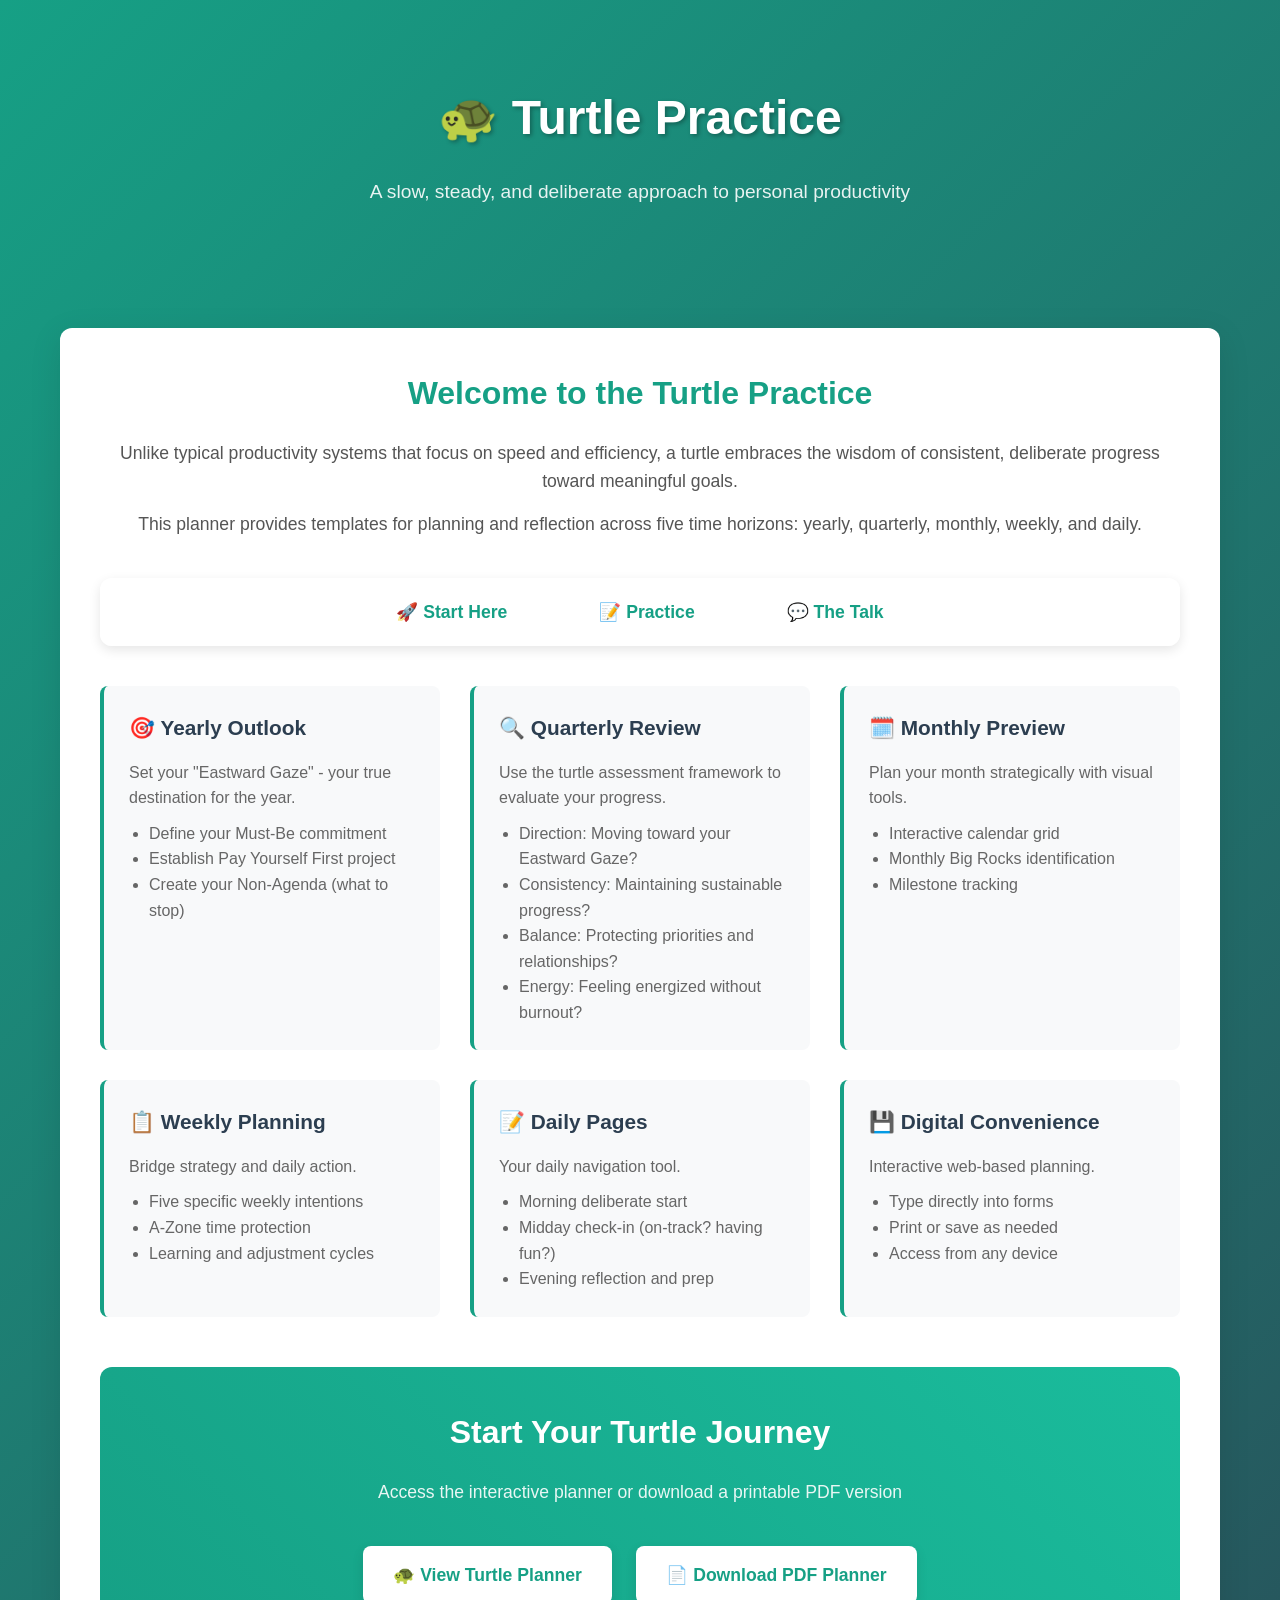
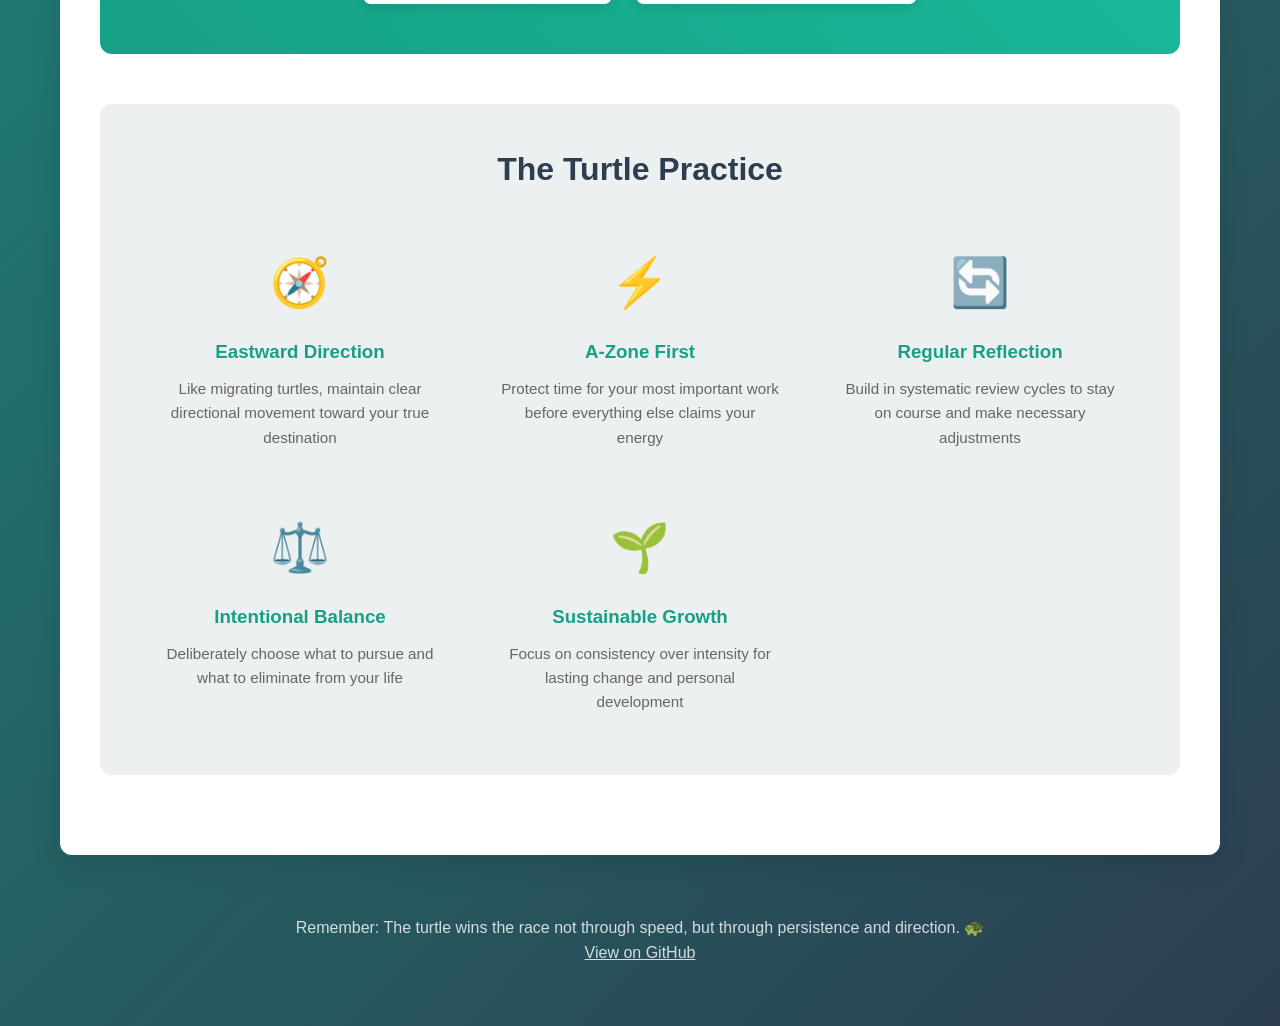
<file: index.html>
<!DOCTYPE html>
<html lang="en">
<head>
    <meta charset="UTF-8">
    <meta name="viewport" content="width=device-width, initial-scale=1.0">
    <title>🐢 Turtle Practice - Digital Planner</title>
    <style>
        * {
            margin: 0;
            padding: 0;
            box-sizing: border-box;
        }

        body {
            font-family: 'Helvetica', Arial, sans-serif;
            line-height: 1.6;
            color: #2c3e50;
            background: linear-gradient(135deg, #16a085 0%, #2c3e50 100%);
            min-height: 100vh;
        }

        .container {
            max-width: 1200px;
            margin: 0 auto;
            padding: 20px;
        }

        .header {
            text-align: center;
            color: white;
            padding: 60px 0;
        }

        .header h1 {
            font-size: 3rem;
            margin-bottom: 20px;
            text-shadow: 2px 2px 4px rgba(0,0,0,0.3);
        }

        .header p {
            font-size: 1.2rem;
            margin-bottom: 40px;
            opacity: 0.9;
        }

        .main-content {
            background: white;
            border-radius: 12px;
            box-shadow: 0 8px 32px rgba(0,0,0,0.1);
            padding: 40px;
            margin: 20px 0;
        }

        .intro {
            text-align: center;
            margin-bottom: 40px;
        }

        .intro h2 {
            color: #16a085;
            margin-bottom: 20px;
            font-size: 2rem;
        }

        .intro p {
            font-size: 1.1rem;
            color: #555;
            margin-bottom: 15px;
        }

        .features {
            display: grid;
            grid-template-columns: repeat(auto-fit, minmax(300px, 1fr));
            gap: 30px;
            margin: 40px 0;
        }

        .feature-card {
            background: #f8f9fa;
            padding: 25px;
            border-radius: 8px;
            border-left: 4px solid #16a085;
        }

        .feature-card h3 {
            color: #2c3e50;
            margin-bottom: 15px;
            font-size: 1.3rem;
        }

        .feature-card p {
            color: #666;
            margin-bottom: 10px;
        }

        .feature-card ul {
            color: #666;
            margin-left: 20px;
        }

        .cta-section {
            text-align: center;
            margin: 50px 0;
            padding: 40px;
            background: linear-gradient(45deg, #16a085, #1abc9c);
            border-radius: 12px;
            color: white;
        }

        .cta-section h2 {
            margin-bottom: 20px;
            font-size: 2rem;
        }

        .cta-section p {
            margin-bottom: 30px;
            font-size: 1.1rem;
            opacity: 0.9;
        }

        .btn {
            display: inline-block;
            padding: 15px 30px;
            margin: 10px;
            background: white;
            color: #16a085;
            text-decoration: none;
            border-radius: 8px;
            font-weight: bold;
            font-size: 1.1rem;
            transition: transform 0.2s, box-shadow 0.2s;
            box-shadow: 0 4px 12px rgba(0,0,0,0.1);
        }

        .btn:hover {
            transform: translateY(-2px);
            box-shadow: 0 6px 20px rgba(0,0,0,0.15);
        }

        .btn-secondary {
            background: transparent;
            color: white;
            border: 2px solid white;
        }

        .methodology {
            background: #ecf0f1;
            padding: 40px;
            border-radius: 12px;
            margin: 40px 0;
        }

        .methodology h2 {
            color: #2c3e50;
            text-align: center;
            margin-bottom: 30px;
            font-size: 2rem;
        }

        .principles {
            display: grid;
            grid-template-columns: repeat(auto-fit, minmax(250px, 1fr));
            gap: 20px;
        }

        .principle {
            text-align: center;
            padding: 20px;
        }

        .principle-icon {
            font-size: 3rem;
            margin-bottom: 15px;
        }

        .principle h3 {
            color: #16a085;
            margin-bottom: 10px;
        }

        .principle p {
            color: #666;
            font-size: 0.95rem;
        }

        .footer {
            text-align: center;
            padding: 40px;
            color: white;
            opacity: 0.8;
        }

        .nav-bar {
            background: rgba(255,255,255,0.95);
            padding: 20px 0;
            margin-bottom: 40px;
            border-radius: 12px;
            box-shadow: 0 4px 12px rgba(0,0,0,0.1);
        }

        .nav-links {
            display: flex;
            justify-content: center;
            gap: 40px;
            list-style: none;
            margin: 0;
            padding: 0;
        }

        .nav-links a {
            text-decoration: none;
            color: #16a085;
            font-weight: bold;
            font-size: 1.1rem;
            padding: 12px 24px;
            border-radius: 8px;
            transition: all 0.3s ease;
            border: 2px solid transparent;
        }

        .nav-links a:hover {
            background-color: #16a085;
            color: white;
            transform: translateY(-2px);
            box-shadow: 0 4px 12px rgba(22, 160, 133, 0.3);
        }

        @media (max-width: 768px) {
            .header h1 { font-size: 2rem; }
            .header p { font-size: 1rem; }
            .main-content { padding: 20px; }
            .features { grid-template-columns: 1fr; }
            .nav-links { 
                flex-direction: column; 
                gap: 15px; 
                align-items: center; 
            }
            .nav-bar { padding: 15px 0; }
        }
    </style>
</head>
<body>
    <div class="container">
        <header class="header">
            <h1>🐢 Turtle Practice</h1>
            <p>A slow, steady, and deliberate approach to personal productivity</p>
        </header>

        <main class="main-content">
            <section class="intro">
                <h2>Welcome to the Turtle Practice</h2>
                <p>Unlike typical productivity systems that focus on speed and efficiency, a turtle embraces the wisdom of consistent, deliberate progress toward meaningful goals.</p>
                <p>This planner provides templates for planning and reflection across five time horizons: yearly, quarterly, monthly, weekly, and daily.</p>
            </section>

            <nav class="nav-bar">
                <ul class="nav-links">
                    <li><a href="start-here.html">🚀 Start Here</a></li>
                    <li><a href="log-on.html">📝 Practice</a></li>
                    <li><a href="the-talk.html">💬 The Talk</a></li>
                </ul>
            </nav>

            <section class="features">
                <div class="feature-card">
                    <h3>🎯 Yearly Outlook</h3>
                    <p>Set your "Eastward Gaze" - your true destination for the year.</p>
                    <ul>
                        <li>Define your Must-Be commitment</li>
                        <li>Establish Pay Yourself First project</li>
                        <li>Create your Non-Agenda (what to stop)</li>
                    </ul>
                </div>

                <div class="feature-card">
                    <h3>🔍 Quarterly Review</h3>
                    <p>Use the turtle assessment framework to evaluate your progress.</p>
                    <ul>
                        <li>Direction: Moving toward your Eastward Gaze?</li>
                        <li>Consistency: Maintaining sustainable progress?</li>
                        <li>Balance: Protecting priorities and relationships?</li>
                        <li>Energy: Feeling energized without burnout?</li>
                    </ul>
                </div>

                <div class="feature-card">
                    <h3>🗓️ Monthly Preview</h3>
                    <p>Plan your month strategically with visual tools.</p>
                    <ul>
                        <li>Interactive calendar grid</li>
                        <li>Monthly Big Rocks identification</li>
                        <li>Milestone tracking</li>
                    </ul>
                </div>

                <div class="feature-card">
                    <h3>📋 Weekly Planning</h3>
                    <p>Bridge strategy and daily action.</p>
                    <ul>
                        <li>Five specific weekly intentions</li>
                        <li>A-Zone time protection</li>
                        <li>Learning and adjustment cycles</li>
                    </ul>
                </div>

                <div class="feature-card">
                    <h3>📝 Daily Pages</h3>
                    <p>Your daily navigation tool.</p>
                    <ul>
                        <li>Morning deliberate start</li>
                        <li>Midday check-in (on-track? having fun?)</li>
                        <li>Evening reflection and prep</li>
                    </ul>
                </div>

                <div class="feature-card">
                    <h3>💾 Digital Convenience</h3>
                    <p>Interactive web-based planning.</p>
                    <ul>
                        <li>Type directly into forms</li>
                        <li>Print or save as needed</li>
                        <li>Access from any device</li>
                    </ul>
                </div>
            </section>

            <section class="cta-section">
                <h2>Start Your Turtle Journey</h2>
                <p>Access the interactive planner or download a printable PDF version</p>
                <a href="turtle-planner.html" class="btn">🐢 View Turtle Planner</a>
                <a href="turtle_diaries_planner.pdf" class="btn">📄 Download PDF Planner</a>
            </section>

            <section class="methodology">
                <h2>The Turtle Practice</h2>
                <div class="principles">
                    <div class="principle">
                        <div class="principle-icon">🧭</div>
                        <h3>Eastward Direction</h3>
                        <p>Like migrating turtles, maintain clear directional movement toward your true destination</p>
                    </div>
                    
                    <div class="principle">
                        <div class="principle-icon">⚡</div>
                        <h3>A-Zone First</h3>
                        <p>Protect time for your most important work before everything else claims your energy</p>
                    </div>
                    
                    <div class="principle">
                        <div class="principle-icon">🔄</div>
                        <h3>Regular Reflection</h3>
                        <p>Build in systematic review cycles to stay on course and make necessary adjustments</p>
                    </div>
                    
                    <div class="principle">
                        <div class="principle-icon">⚖️</div>
                        <h3>Intentional Balance</h3>
                        <p>Deliberately choose what to pursue and what to eliminate from your life</p>
                    </div>
                    
                    <div class="principle">
                        <div class="principle-icon">🌱</div>
                        <h3>Sustainable Growth</h3>
                        <p>Focus on consistency over intensity for lasting change and personal development</p>
                    </div>
                </div>
            </section>
        </main>

        <footer class="footer">
            <p>Remember: The turtle wins the race not through speed, but through persistence and direction. 🐢</p>
            <p><a href="https://github.com/gregdyche/turtle" style="color: white;">View on GitHub</a></p>
        </footer>
    </div>
</body>
</html>
</file>
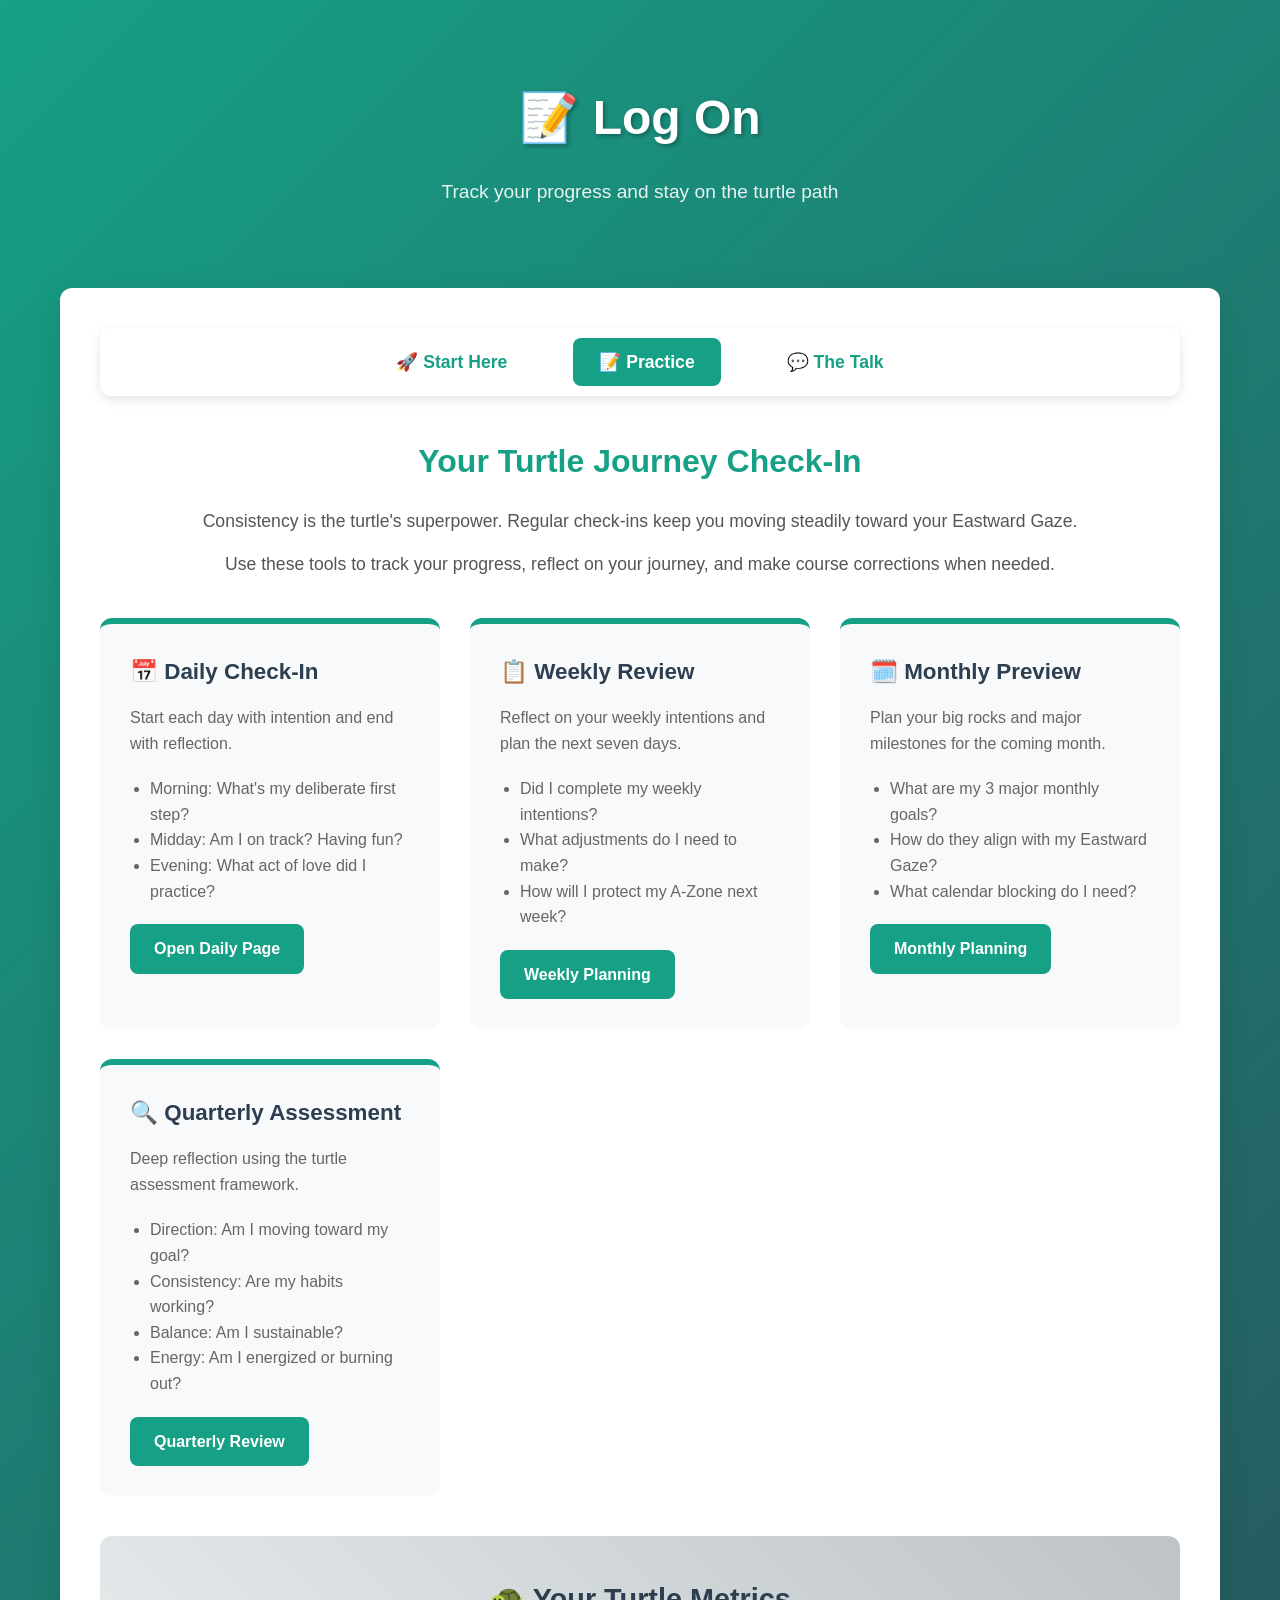
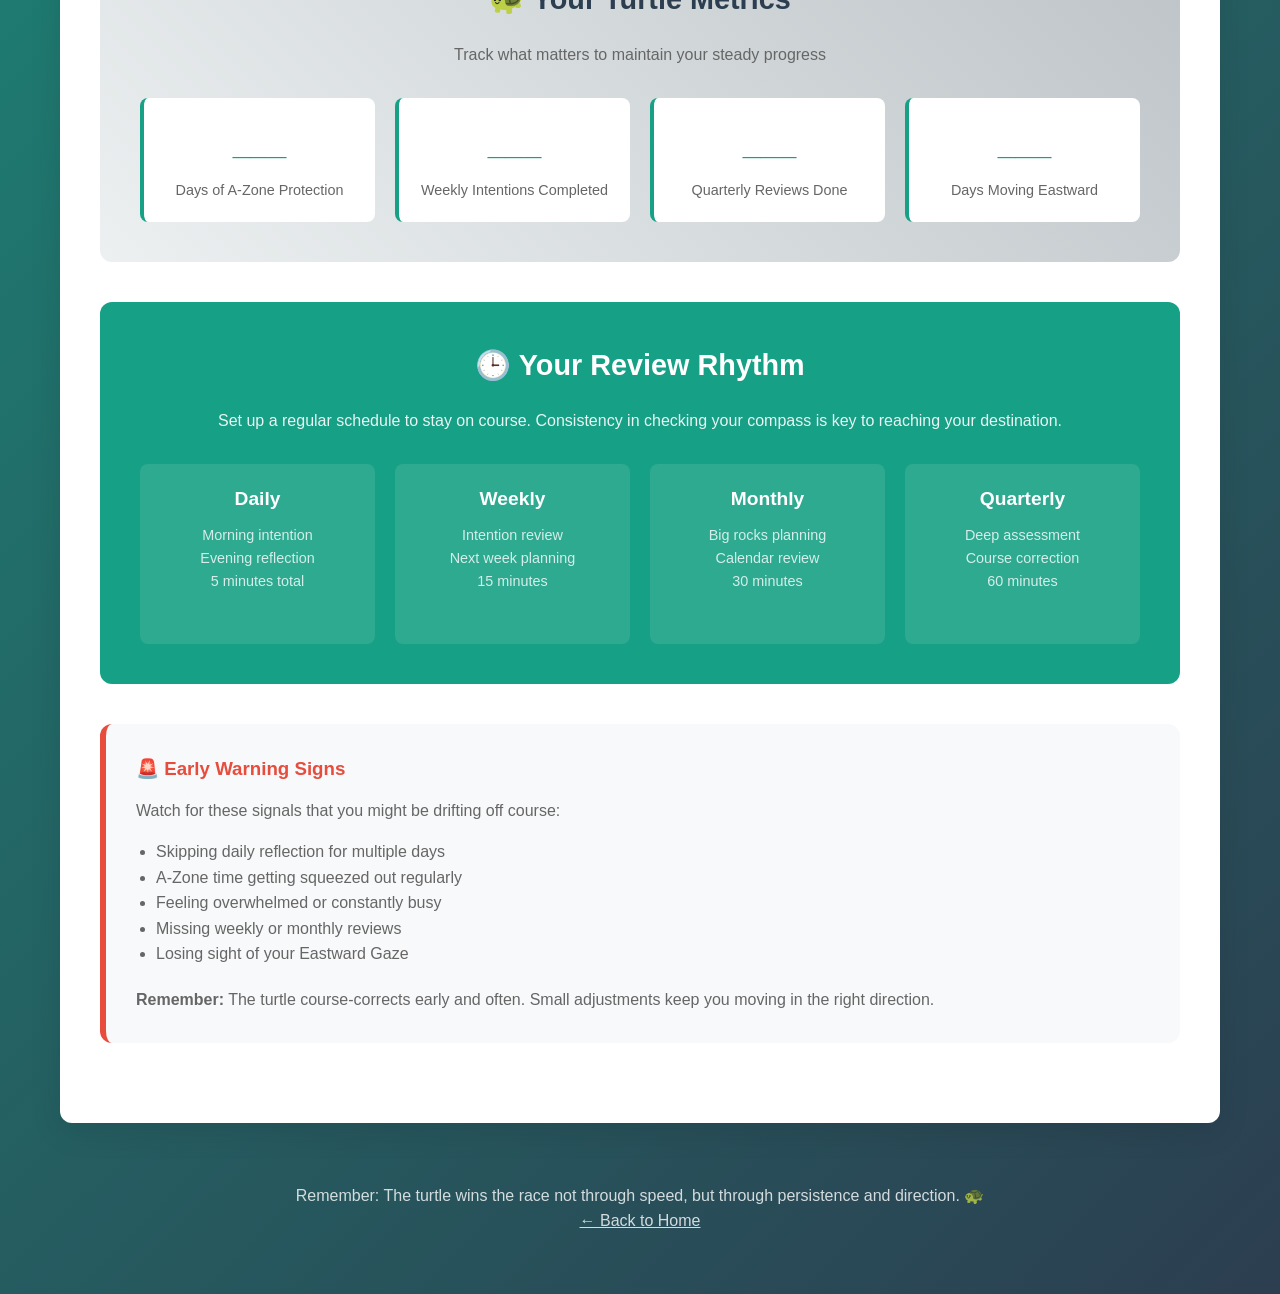
<file: log-on.html>
<!DOCTYPE html>
<html lang="en">
<head>
    <meta charset="UTF-8">
    <meta name="viewport" content="width=device-width, initial-scale=1.0">
    <title>📝 Practice - Turtle Practice</title>
    <style>
        * {
            margin: 0;
            padding: 0;
            box-sizing: border-box;
        }

        body {
            font-family: 'Helvetica', Arial, sans-serif;
            line-height: 1.6;
            color: #2c3e50;
            background: linear-gradient(135deg, #16a085 0%, #2c3e50 100%);
            min-height: 100vh;
        }

        .container {
            max-width: 1200px;
            margin: 0 auto;
            padding: 20px;
        }

        .header {
            text-align: center;
            color: white;
            padding: 60px 0;
        }

        .header h1 {
            font-size: 3rem;
            margin-bottom: 20px;
            text-shadow: 2px 2px 4px rgba(0,0,0,0.3);
        }

        .header p {
            font-size: 1.2rem;
            opacity: 0.9;
        }

        .main-content {
            background: white;
            border-radius: 12px;
            box-shadow: 0 8px 32px rgba(0,0,0,0.1);
            padding: 40px;
            margin: 20px 0;
        }

        .nav-bar {
            background: rgba(255,255,255,0.95);
            padding: 20px 0;
            margin-bottom: 40px;
            border-radius: 12px;
            box-shadow: 0 4px 12px rgba(0,0,0,0.1);
        }

        .nav-links {
            display: flex;
            justify-content: center;
            gap: 40px;
            list-style: none;
            margin: 0;
            padding: 0;
        }

        .nav-links a {
            text-decoration: none;
            color: #16a085;
            font-weight: bold;
            font-size: 1.1rem;
            padding: 12px 24px;
            border-radius: 8px;
            transition: all 0.3s ease;
            border: 2px solid transparent;
        }

        .nav-links a:hover {
            background-color: #16a085;
            color: white;
            transform: translateY(-2px);
            box-shadow: 0 4px 12px rgba(22, 160, 133, 0.3);
        }

        .nav-links a.active {
            background-color: #16a085;
            color: white;
        }

        .intro {
            text-align: center;
            margin-bottom: 40px;
        }

        .intro h2 {
            color: #16a085;
            margin-bottom: 20px;
            font-size: 2rem;
        }

        .intro p {
            font-size: 1.1rem;
            color: #555;
            margin-bottom: 15px;
        }

        .check-in-grid {
            display: grid;
            grid-template-columns: repeat(auto-fit, minmax(300px, 1fr));
            gap: 30px;
            margin: 40px 0;
        }

        .check-in-card {
            background: #f8f9fa;
            padding: 30px;
            border-radius: 12px;
            border-top: 6px solid #16a085;
        }

        .check-in-card h3 {
            color: #2c3e50;
            margin-bottom: 15px;
            font-size: 1.4rem;
            display: flex;
            align-items: center;
            gap: 10px;
        }

        .check-in-card p {
            color: #666;
            margin-bottom: 20px;
        }

        .check-in-card ul {
            color: #666;
            margin-left: 20px;
            margin-bottom: 20px;
        }

        .check-in-card .btn {
            display: inline-block;
            padding: 12px 24px;
            background: #16a085;
            color: white;
            text-decoration: none;
            border-radius: 8px;
            font-weight: bold;
            transition: all 0.2s;
        }

        .check-in-card .btn:hover {
            background: #1abc9c;
            transform: translateY(-2px);
        }

        .tracking-section {
            background: linear-gradient(45deg, #ecf0f1, #bdc3c7);
            padding: 40px;
            border-radius: 12px;
            margin: 40px 0;
        }

        .tracking-section h3 {
            color: #2c3e50;
            margin-bottom: 20px;
            font-size: 1.8rem;
            text-align: center;
        }

        .tracking-grid {
            display: grid;
            grid-template-columns: repeat(auto-fit, minmax(200px, 1fr));
            gap: 20px;
            margin-top: 30px;
        }

        .metric-card {
            background: white;
            padding: 20px;
            border-radius: 8px;
            text-align: center;
            border-left: 4px solid #16a085;
        }

        .metric-card .number {
            font-size: 2rem;
            font-weight: bold;
            color: #16a085;
            margin-bottom: 10px;
        }

        .metric-card .label {
            color: #666;
            font-size: 0.9rem;
        }

        .review-schedule {
            background: #16a085;
            color: white;
            padding: 40px;
            border-radius: 12px;
            margin: 40px 0;
            text-align: center;
        }

        .review-schedule h3 {
            margin-bottom: 20px;
            font-size: 1.8rem;
        }

        .review-schedule p {
            margin-bottom: 30px;
            opacity: 0.9;
        }

        .schedule-grid {
            display: grid;
            grid-template-columns: repeat(auto-fit, minmax(200px, 1fr));
            gap: 20px;
            margin-top: 30px;
        }

        .schedule-item {
            background: rgba(255,255,255,0.1);
            padding: 20px;
            border-radius: 8px;
            text-align: center;
        }

        .schedule-item h4 {
            margin-bottom: 10px;
            font-size: 1.2rem;
        }

        .schedule-item p {
            font-size: 0.9rem;
            opacity: 0.8;
        }

        .footer {
            text-align: center;
            padding: 40px;
            color: white;
            opacity: 0.8;
        }

        @media (max-width: 768px) {
            .header h1 { font-size: 2rem; }
            .header p { font-size: 1rem; }
            .main-content { padding: 20px; }
            .check-in-grid { grid-template-columns: 1fr; }
            .nav-links { 
                flex-direction: column; 
                gap: 15px; 
                align-items: center; 
            }
            .nav-bar { padding: 15px 0; }
        }
    </style>
</head>
<body>
    <div class="container">
        <header class="header">
            <h1>📝 Log On</h1>
            <p>Track your progress and stay on the turtle path</p>
        </header>

        <main class="main-content">
            <nav class="nav-bar">
                <ul class="nav-links">
                    <li><a href="start-here.html">🚀 Start Here</a></li>
                    <li><a href="log-on.html" class="active">📝 Practice</a></li>
                    <li><a href="the-talk.html">💬 The Talk</a></li>
                </ul>
            </nav>

            <section class="intro">
                <h2>Your Turtle Journey Check-In</h2>
                <p>Consistency is the turtle's superpower. Regular check-ins keep you moving steadily toward your Eastward Gaze.</p>
                <p>Use these tools to track your progress, reflect on your journey, and make course corrections when needed.</p>
            </section>

            <section class="check-in-grid">
                <div class="check-in-card">
                    <h3>📅 Daily Check-In</h3>
                    <p>Start each day with intention and end with reflection.</p>
                    <ul>
                        <li>Morning: What's my deliberate first step?</li>
                        <li>Midday: Am I on track? Having fun?</li>
                        <li>Evening: What act of love did I practice?</li>
                    </ul>
                    <a href="turtle-planner.html#daily" class="btn">Open Daily Page</a>
                </div>

                <div class="check-in-card">
                    <h3>📋 Weekly Review</h3>
                    <p>Reflect on your weekly intentions and plan the next seven days.</p>
                    <ul>
                        <li>Did I complete my weekly intentions?</li>
                        <li>What adjustments do I need to make?</li>
                        <li>How will I protect my A-Zone next week?</li>
                    </ul>
                    <a href="turtle-planner.html#weekly" class="btn">Weekly Planning</a>
                </div>

                <div class="check-in-card">
                    <h3>🗓️ Monthly Preview</h3>
                    <p>Plan your big rocks and major milestones for the coming month.</p>
                    <ul>
                        <li>What are my 3 major monthly goals?</li>
                        <li>How do they align with my Eastward Gaze?</li>
                        <li>What calendar blocking do I need?</li>
                    </ul>
                    <a href="turtle-planner.html#monthly" class="btn">Monthly Planning</a>
                </div>

                <div class="check-in-card">
                    <h3>🔍 Quarterly Assessment</h3>
                    <p>Deep reflection using the turtle assessment framework.</p>
                    <ul>
                        <li>Direction: Am I moving toward my goal?</li>
                        <li>Consistency: Are my habits working?</li>
                        <li>Balance: Am I sustainable?</li>
                        <li>Energy: Am I energized or burning out?</li>
                    </ul>
                    <a href="turtle-planner.html#quarterly" class="btn">Quarterly Review</a>
                </div>
            </section>

            <section class="tracking-section">
                <h3>🐢 Your Turtle Metrics</h3>
                <p style="text-align: center; color: #666;">Track what matters to maintain your steady progress</p>
                
                <div class="tracking-grid">
                    <div class="metric-card">
                        <div class="number">___</div>
                        <div class="label">Days of A-Zone Protection</div>
                    </div>
                    <div class="metric-card">
                        <div class="number">___</div>
                        <div class="label">Weekly Intentions Completed</div>
                    </div>
                    <div class="metric-card">
                        <div class="number">___</div>
                        <div class="label">Quarterly Reviews Done</div>
                    </div>
                    <div class="metric-card">
                        <div class="number">___</div>
                        <div class="label">Days Moving Eastward</div>
                    </div>
                </div>
            </section>

            <section class="review-schedule">
                <h3>🕒 Your Review Rhythm</h3>
                <p>Set up a regular schedule to stay on course. Consistency in checking your compass is key to reaching your destination.</p>
                
                <div class="schedule-grid">
                    <div class="schedule-item">
                        <h4>Daily</h4>
                        <p>Morning intention<br>Evening reflection<br>5 minutes total</p>
                    </div>
                    <div class="schedule-item">
                        <h4>Weekly</h4>
                        <p>Intention review<br>Next week planning<br>15 minutes</p>
                    </div>
                    <div class="schedule-item">
                        <h4>Monthly</h4>
                        <p>Big rocks planning<br>Calendar review<br>30 minutes</p>
                    </div>
                    <div class="schedule-item">
                        <h4>Quarterly</h4>
                        <p>Deep assessment<br>Course correction<br>60 minutes</p>
                    </div>
                </div>
            </section>

            <div style="background: #f8f9fa; padding: 30px; border-radius: 12px; border-left: 6px solid #e74c3c; margin: 40px 0;">
                <h3 style="color: #e74c3c; margin-bottom: 15px;">🚨 Early Warning Signs</h3>
                <p style="margin-bottom: 15px; color: #666;">Watch for these signals that you might be drifting off course:</p>
                <ul style="color: #666; margin-left: 20px;">
                    <li>Skipping daily reflection for multiple days</li>
                    <li>A-Zone time getting squeezed out regularly</li>
                    <li>Feeling overwhelmed or constantly busy</li>
                    <li>Missing weekly or monthly reviews</li>
                    <li>Losing sight of your Eastward Gaze</li>
                </ul>
                <p style="margin-top: 20px; color: #666;"><strong>Remember:</strong> The turtle course-corrects early and often. Small adjustments keep you moving in the right direction.</p>
            </div>
        </main>

        <footer class="footer">
            <p>Remember: The turtle wins the race not through speed, but through persistence and direction. 🐢</p>
            <p><a href="index.html" style="color: white;">← Back to Home</a></p>
        </footer>
    </div>
</body>
</html>
</file>
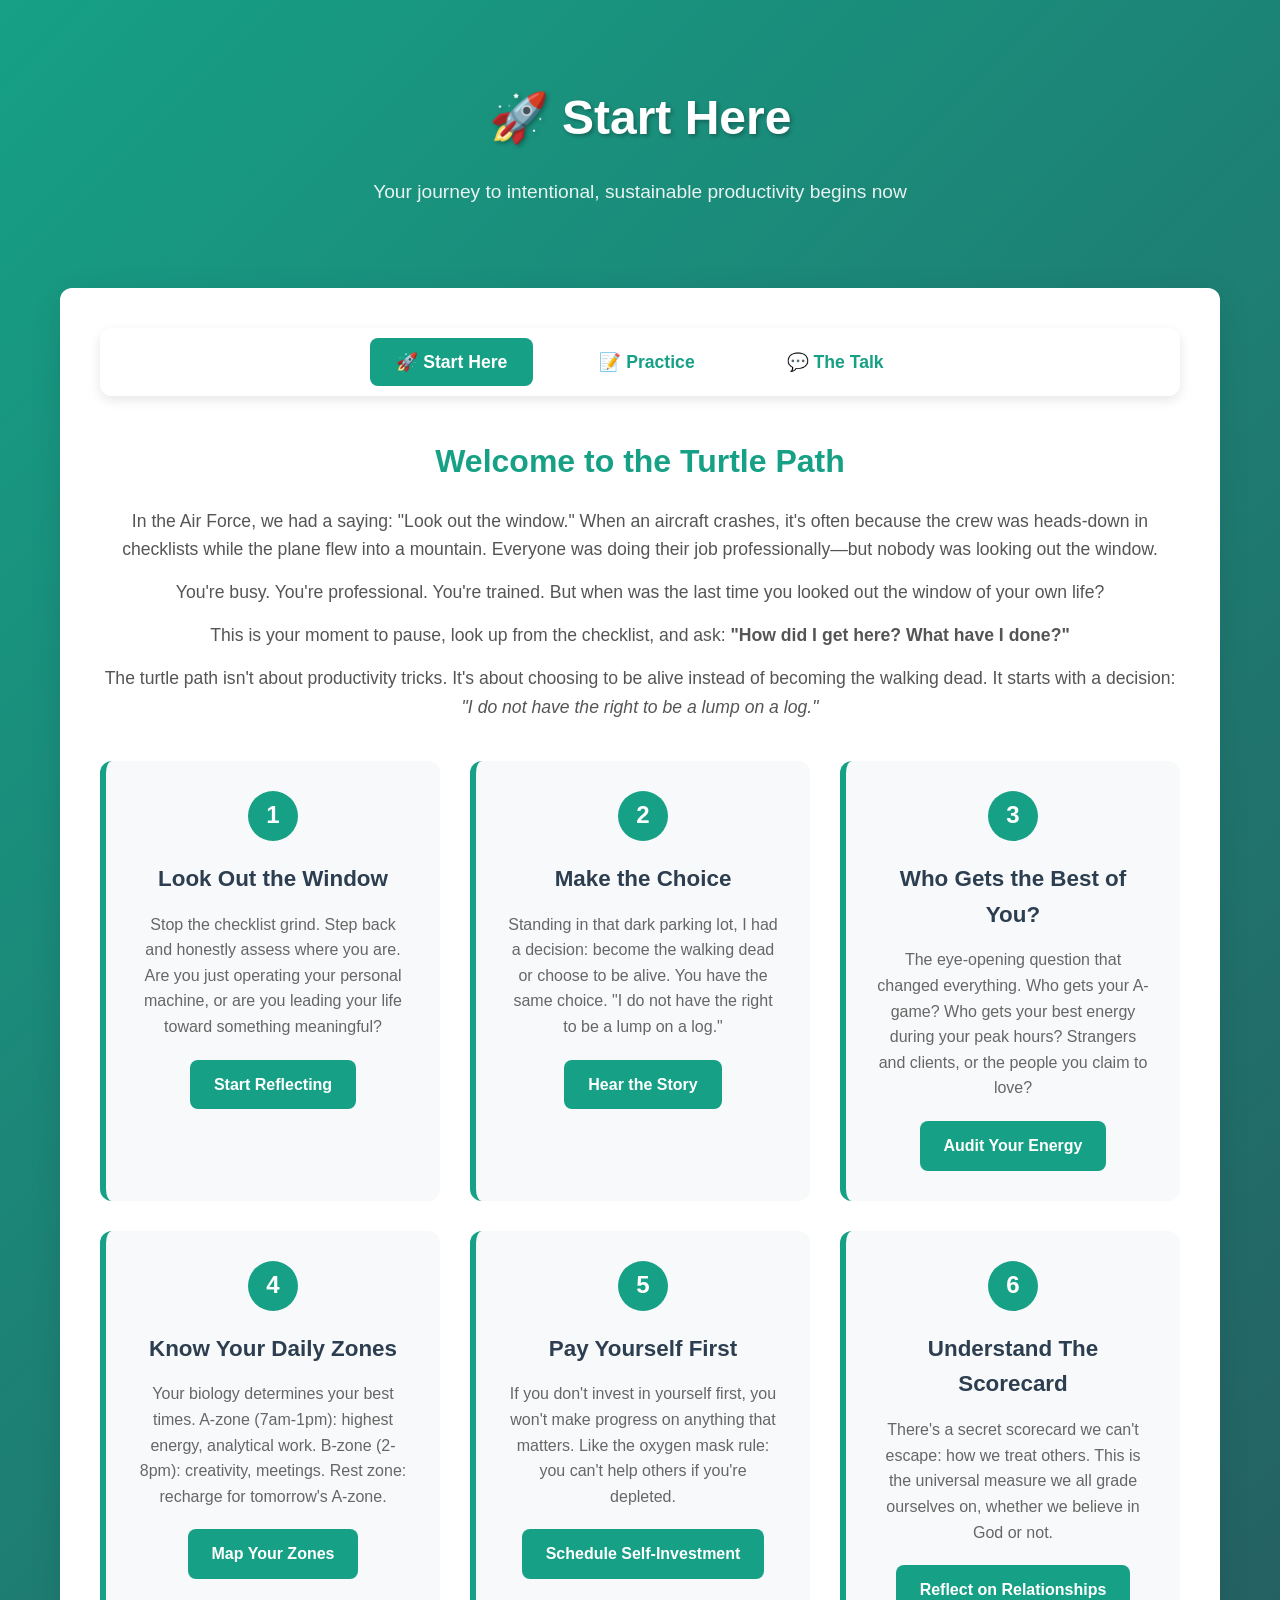
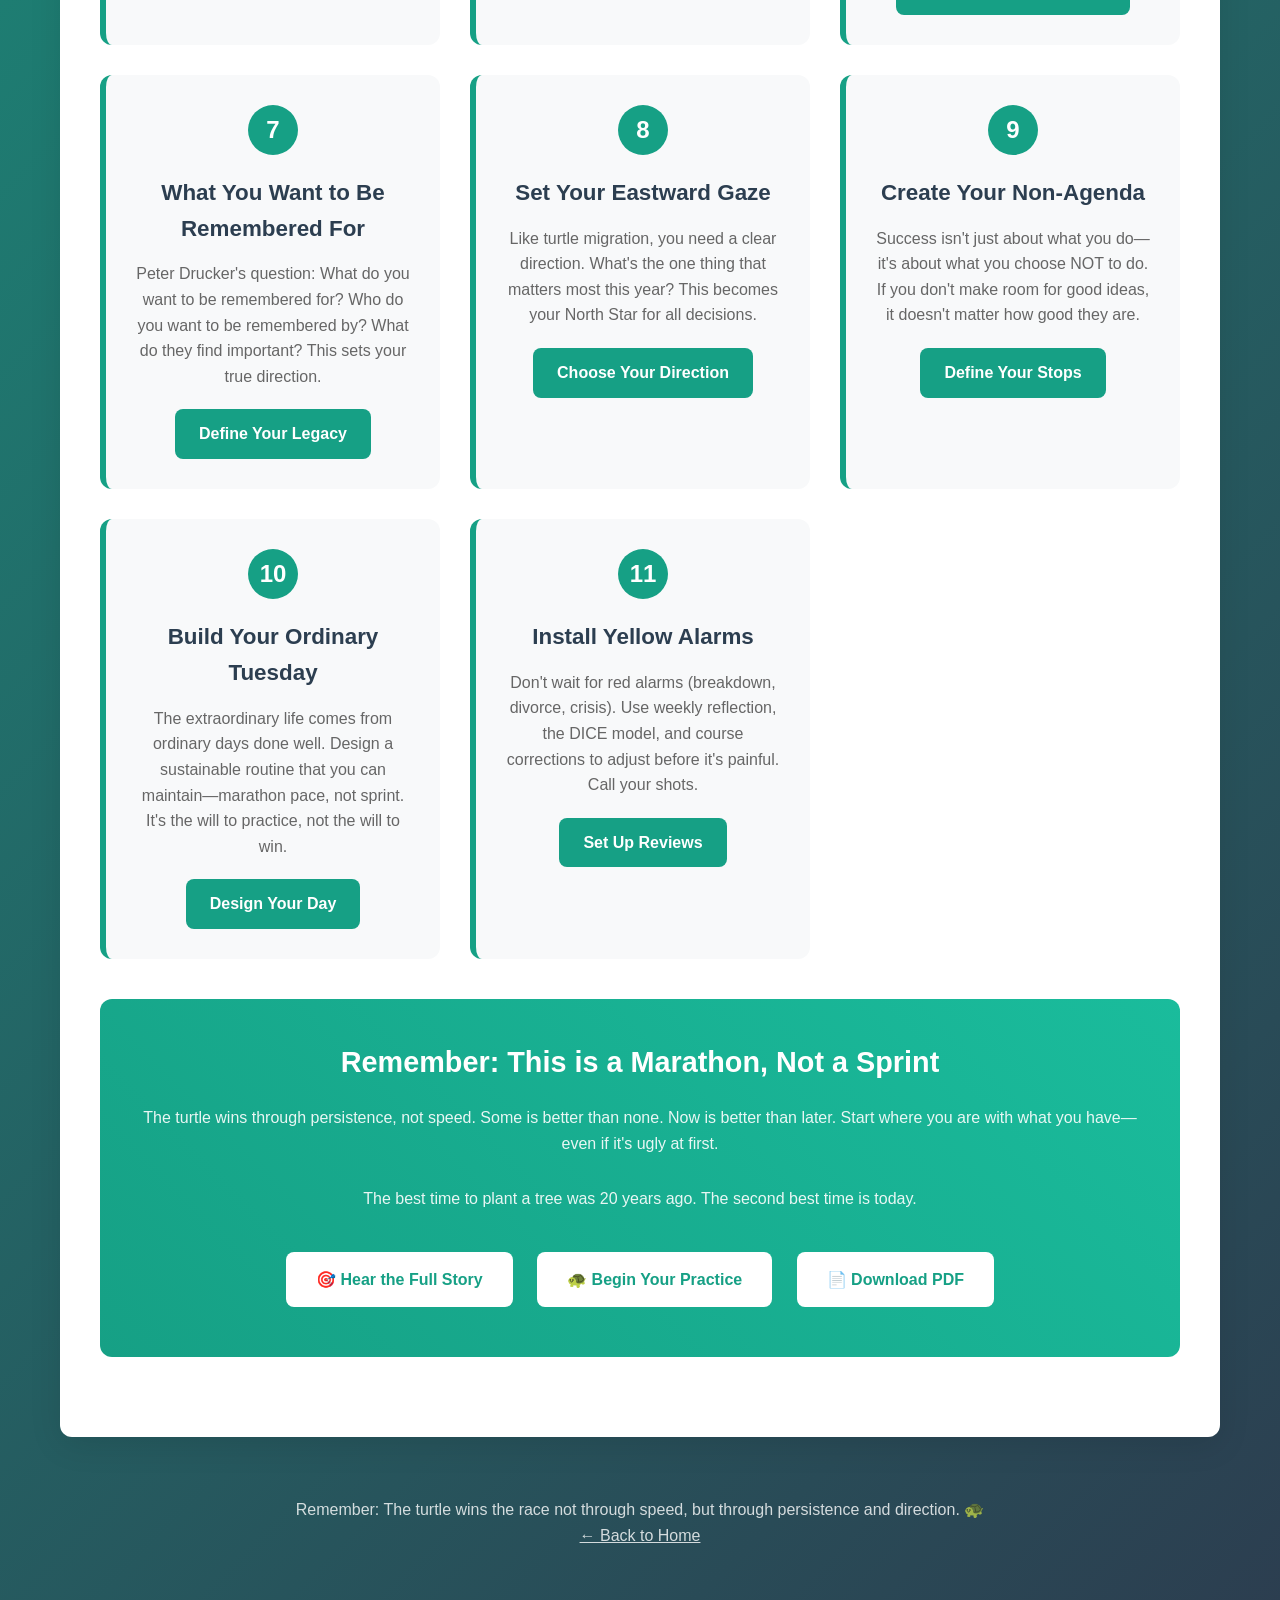
<file: start-here.html>
<!DOCTYPE html>
<html lang="en">
<head>
    <meta charset="UTF-8">
    <meta name="viewport" content="width=device-width, initial-scale=1.0">
    <title>🚀 Start Here - Turtle Practice</title>
    <style>
        * {
            margin: 0;
            padding: 0;
            box-sizing: border-box;
        }

        body {
            font-family: 'Helvetica', Arial, sans-serif;
            line-height: 1.6;
            color: #2c3e50;
            background: linear-gradient(135deg, #16a085 0%, #2c3e50 100%);
            min-height: 100vh;
        }

        .container {
            max-width: 1200px;
            margin: 0 auto;
            padding: 20px;
        }

        .header {
            text-align: center;
            color: white;
            padding: 60px 0;
        }

        .header h1 {
            font-size: 3rem;
            margin-bottom: 20px;
            text-shadow: 2px 2px 4px rgba(0,0,0,0.3);
        }

        .header p {
            font-size: 1.2rem;
            opacity: 0.9;
        }

        .main-content {
            background: white;
            border-radius: 12px;
            box-shadow: 0 8px 32px rgba(0,0,0,0.1);
            padding: 40px;
            margin: 20px 0;
        }

        .nav-bar {
            background: rgba(255,255,255,0.95);
            padding: 20px 0;
            margin-bottom: 40px;
            border-radius: 12px;
            box-shadow: 0 4px 12px rgba(0,0,0,0.1);
        }

        .nav-links {
            display: flex;
            justify-content: center;
            gap: 40px;
            list-style: none;
            margin: 0;
            padding: 0;
        }

        .nav-links a {
            text-decoration: none;
            color: #16a085;
            font-weight: bold;
            font-size: 1.1rem;
            padding: 12px 24px;
            border-radius: 8px;
            transition: all 0.3s ease;
            border: 2px solid transparent;
        }

        .nav-links a:hover {
            background-color: #16a085;
            color: white;
            transform: translateY(-2px);
            box-shadow: 0 4px 12px rgba(22, 160, 133, 0.3);
        }

        .nav-links a.active {
            background-color: #16a085;
            color: white;
        }

        .intro {
            text-align: center;
            margin-bottom: 40px;
        }

        .intro h2 {
            color: #16a085;
            margin-bottom: 20px;
            font-size: 2rem;
        }

        .intro p {
            font-size: 1.1rem;
            color: #555;
            margin-bottom: 15px;
        }

        .steps {
            display: grid;
            grid-template-columns: repeat(auto-fit, minmax(300px, 1fr));
            gap: 30px;
            margin: 40px 0;
        }

        .step-card {
            background: #f8f9fa;
            padding: 30px;
            border-radius: 12px;
            border-left: 6px solid #16a085;
            text-align: center;
        }

        .step-number {
            background: #16a085;
            color: white;
            width: 50px;
            height: 50px;
            border-radius: 50%;
            display: flex;
            align-items: center;
            justify-content: center;
            margin: 0 auto 20px;
            font-size: 1.5rem;
            font-weight: bold;
        }

        .step-card h3 {
            color: #2c3e50;
            margin-bottom: 15px;
            font-size: 1.4rem;
        }

        .step-card p {
            color: #666;
            margin-bottom: 20px;
        }

        .step-card .btn {
            display: inline-block;
            padding: 12px 24px;
            background: #16a085;
            color: white;
            text-decoration: none;
            border-radius: 8px;
            font-weight: bold;
            transition: all 0.2s;
        }

        .step-card .btn:hover {
            background: #1abc9c;
            transform: translateY(-2px);
        }

        .quick-start {
            background: linear-gradient(45deg, #16a085, #1abc9c);
            color: white;
            padding: 40px;
            border-radius: 12px;
            margin: 40px 0;
            text-align: center;
        }

        .quick-start h3 {
            margin-bottom: 20px;
            font-size: 1.8rem;
        }

        .quick-start p {
            margin-bottom: 30px;
            opacity: 0.9;
        }

        .quick-start .btn {
            background: white;
            color: #16a085;
            padding: 15px 30px;
            margin: 10px;
            text-decoration: none;
            border-radius: 8px;
            font-weight: bold;
            display: inline-block;
            transition: all 0.2s;
        }

        .quick-start .btn:hover {
            transform: translateY(-2px);
            box-shadow: 0 6px 20px rgba(0,0,0,0.15);
        }

        .footer {
            text-align: center;
            padding: 40px;
            color: white;
            opacity: 0.8;
        }

        @media (max-width: 768px) {
            .header h1 { font-size: 2rem; }
            .header p { font-size: 1rem; }
            .main-content { padding: 20px; }
            .steps { grid-template-columns: 1fr; }
            .nav-links { 
                flex-direction: column; 
                gap: 15px; 
                align-items: center; 
            }
            .nav-bar { padding: 15px 0; }
        }
    </style>
</head>
<body>
    <div class="container">
        <header class="header">
            <h1>🚀 Start Here</h1>
            <p>Your journey to intentional, sustainable productivity begins now</p>
        </header>

        <main class="main-content">
            <nav class="nav-bar">
                <ul class="nav-links">
                    <li><a href="start-here.html" class="active">🚀 Start Here</a></li>
                    <li><a href="log-on.html">📝 Practice</a></li>
                    <li><a href="the-talk.html">💬 The Talk</a></li>
                </ul>
            </nav>

            <section class="intro">
                <h2>Welcome to the Turtle Path</h2>
                <p>In the Air Force, we had a saying: "Look out the window." When an aircraft crashes, it's often because the crew was heads-down in checklists while the plane flew into a mountain. Everyone was doing their job professionally—but nobody was looking out the window.</p>
                <p>You're busy. You're professional. You're trained. But when was the last time you looked out the window of your own life?</p>
                <p>This is your moment to pause, look up from the checklist, and ask: <strong>"How did I get here? What have I done?"</strong></p>
                <p>The turtle path isn't about productivity tricks. It's about choosing to be alive instead of becoming the walking dead. It starts with a decision: <em>"I do not have the right to be a lump on a log."</em></p>
            </section>

            <section class="steps">
                <div class="step-card">
                    <div class="step-number">1</div>
                    <h3>Look Out the Window</h3>
                    <p>Stop the checklist grind. Step back and honestly assess where you are. Are you just operating your personal machine, or are you leading your life toward something meaningful?</p>
                    <a href="the-talk.html" class="btn">Start Reflecting</a>
                </div>

                <div class="step-card">
                    <div class="step-number">2</div>
                    <h3>Make the Choice</h3>
                    <p>Standing in that dark parking lot, I had a decision: become the walking dead or choose to be alive. You have the same choice. "I do not have the right to be a lump on a log."</p>
                    <a href="the-talk.html" class="btn">Hear the Story</a>
                </div>

                <div class="step-card">
                    <div class="step-number">3</div>
                    <h3>Who Gets the Best of You?</h3>
                    <p>The eye-opening question that changed everything. Who gets your A-game? Who gets your best energy during your peak hours? Strangers and clients, or the people you claim to love?</p>
                    <a href="turtle-planner.html#daily" class="btn">Audit Your Energy</a>
                </div>

                <div class="step-card">
                    <div class="step-number">4</div>
                    <h3>Know Your Daily Zones</h3>
                    <p>Your biology determines your best times. A-zone (7am-1pm): highest energy, analytical work. B-zone (2-8pm): creativity, meetings. Rest zone: recharge for tomorrow's A-zone.</p>
                    <a href="turtle-planner.html#daily" class="btn">Map Your Zones</a>
                </div>

                <div class="step-card">
                    <div class="step-number">5</div>
                    <h3>Pay Yourself First</h3>
                    <p>If you don't invest in yourself first, you won't make progress on anything that matters. Like the oxygen mask rule: you can't help others if you're depleted.</p>
                    <a href="turtle-planner.html#daily" class="btn">Schedule Self-Investment</a>
                </div>

                <div class="step-card">
                    <div class="step-number">6</div>
                    <h3>Understand The Scorecard</h3>
                    <p>There's a secret scorecard we can't escape: how we treat others. This is the universal measure we all grade ourselves on, whether we believe in God or not.</p>
                    <a href="turtle-planner.html#quarterly" class="btn">Reflect on Relationships</a>
                </div>

                <div class="step-card">
                    <div class="step-number">7</div>
                    <h3>What You Want to Be Remembered For</h3>
                    <p>Peter Drucker's question: What do you want to be remembered for? Who do you want to be remembered by? What do they find important? This sets your true direction.</p>
                    <a href="turtle-planner.html#yearly" class="btn">Define Your Legacy</a>
                </div>

                <div class="step-card">
                    <div class="step-number">8</div>
                    <h3>Set Your Eastward Gaze</h3>
                    <p>Like turtle migration, you need a clear direction. What's the one thing that matters most this year? This becomes your North Star for all decisions.</p>
                    <a href="turtle-planner.html#yearly" class="btn">Choose Your Direction</a>
                </div>

                <div class="step-card">
                    <div class="step-number">9</div>
                    <h3>Create Your Non-Agenda</h3>
                    <p>Success isn't just about what you do—it's about what you choose NOT to do. If you don't make room for good ideas, it doesn't matter how good they are.</p>
                    <a href="turtle-planner.html#yearly" class="btn">Define Your Stops</a>
                </div>

                <div class="step-card">
                    <div class="step-number">10</div>
                    <h3>Build Your Ordinary Tuesday</h3>
                    <p>The extraordinary life comes from ordinary days done well. Design a sustainable routine that you can maintain—marathon pace, not sprint. It's the will to practice, not the will to win.</p>
                    <a href="turtle-planner.html#daily" class="btn">Design Your Day</a>
                </div>

                <div class="step-card">
                    <div class="step-number">11</div>
                    <h3>Install Yellow Alarms</h3>
                    <p>Don't wait for red alarms (breakdown, divorce, crisis). Use weekly reflection, the DICE model, and course corrections to adjust before it's painful. Call your shots.</p>
                    <a href="turtle-planner.html#weekly" class="btn">Set Up Reviews</a>
                </div>
            </section>

            <section class="quick-start">
                <h3>Remember: This is a Marathon, Not a Sprint</h3>
                <p>The turtle wins through persistence, not speed. Some is better than none. Now is better than later. Start where you are with what you have—even if it's ugly at first.</p>
                <p>The best time to plant a tree was 20 years ago. The second best time is today.</p>
                <a href="the-talk.html" class="btn">🎯 Hear the Full Story</a>
                <a href="turtle-planner.html" class="btn">🐢 Begin Your Practice</a>
                <a href="turtle_diaries_planner.pdf" class="btn">📄 Download PDF</a>
            </section>
        </main>

        <footer class="footer">
            <p>Remember: The turtle wins the race not through speed, but through persistence and direction. 🐢</p>
            <p><a href="index.html" style="color: white;">← Back to Home</a></p>
        </footer>
    </div>
</body>
</html>
</file>
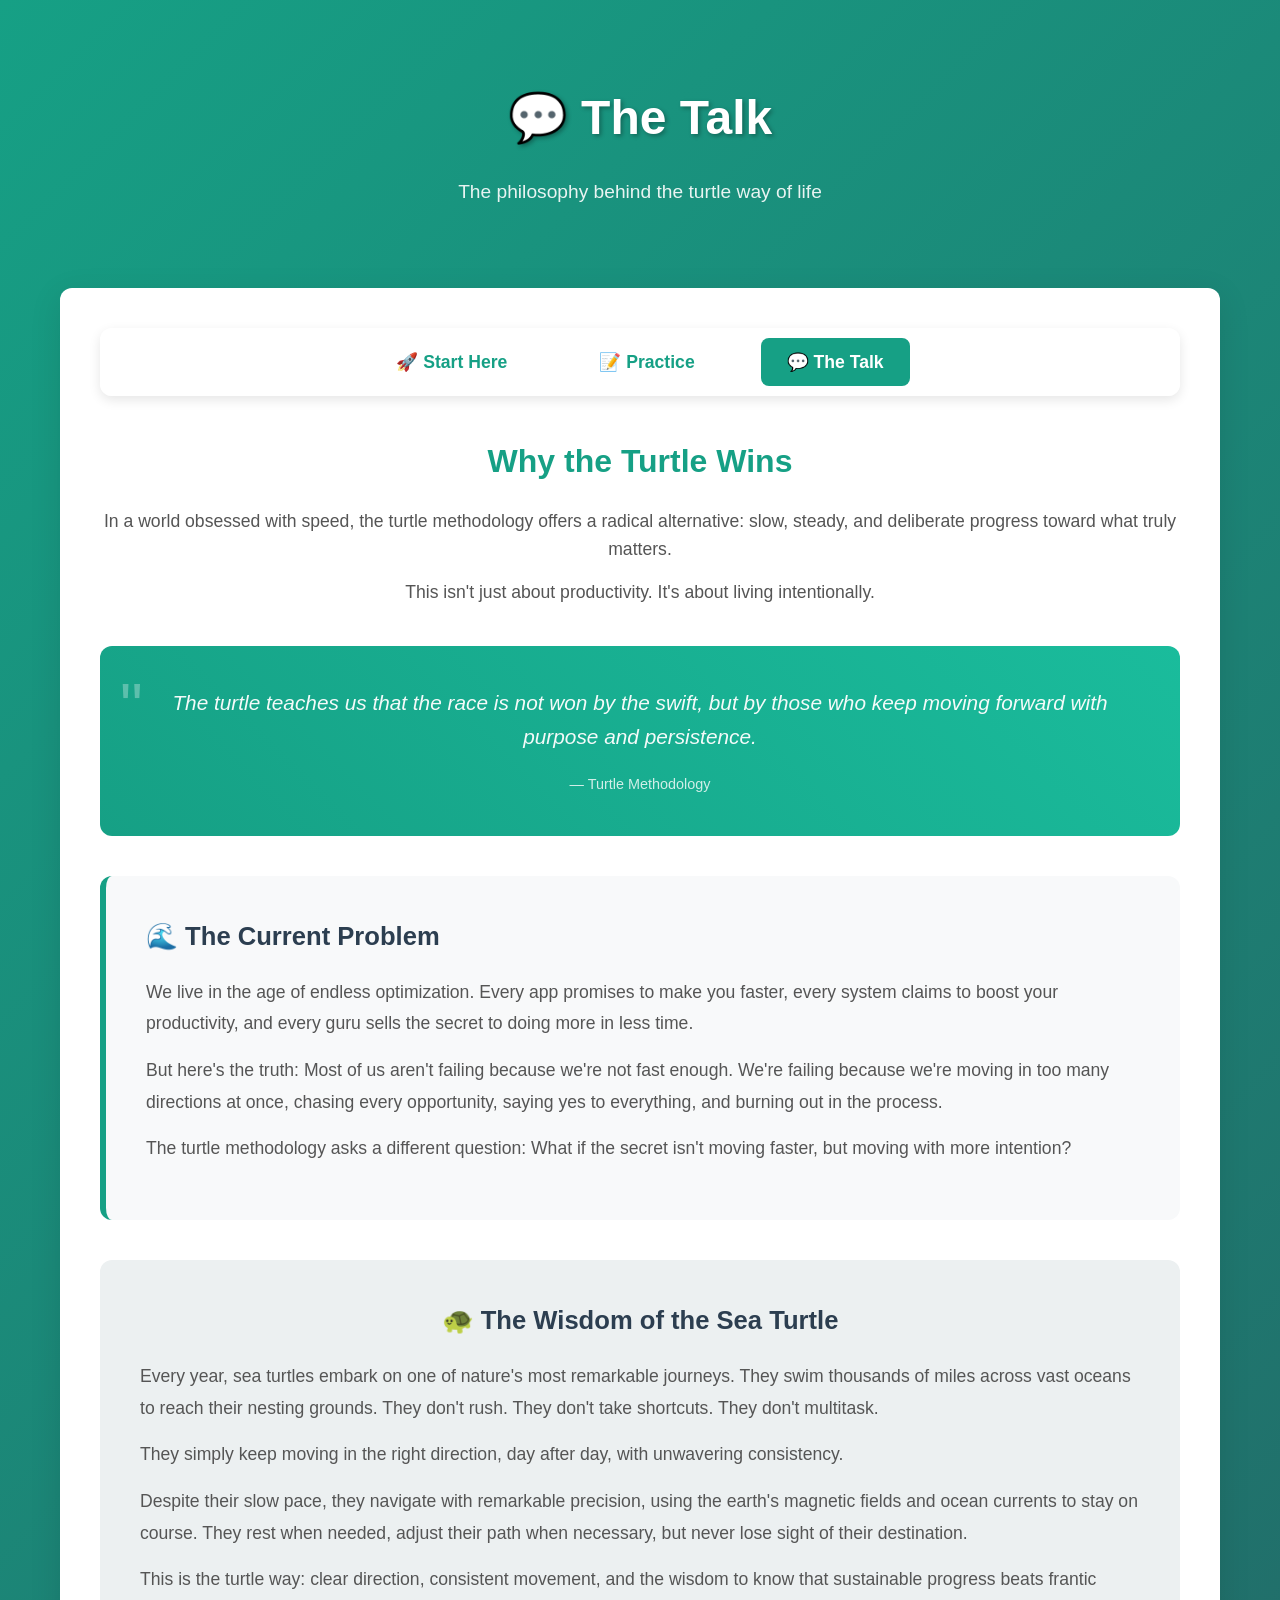
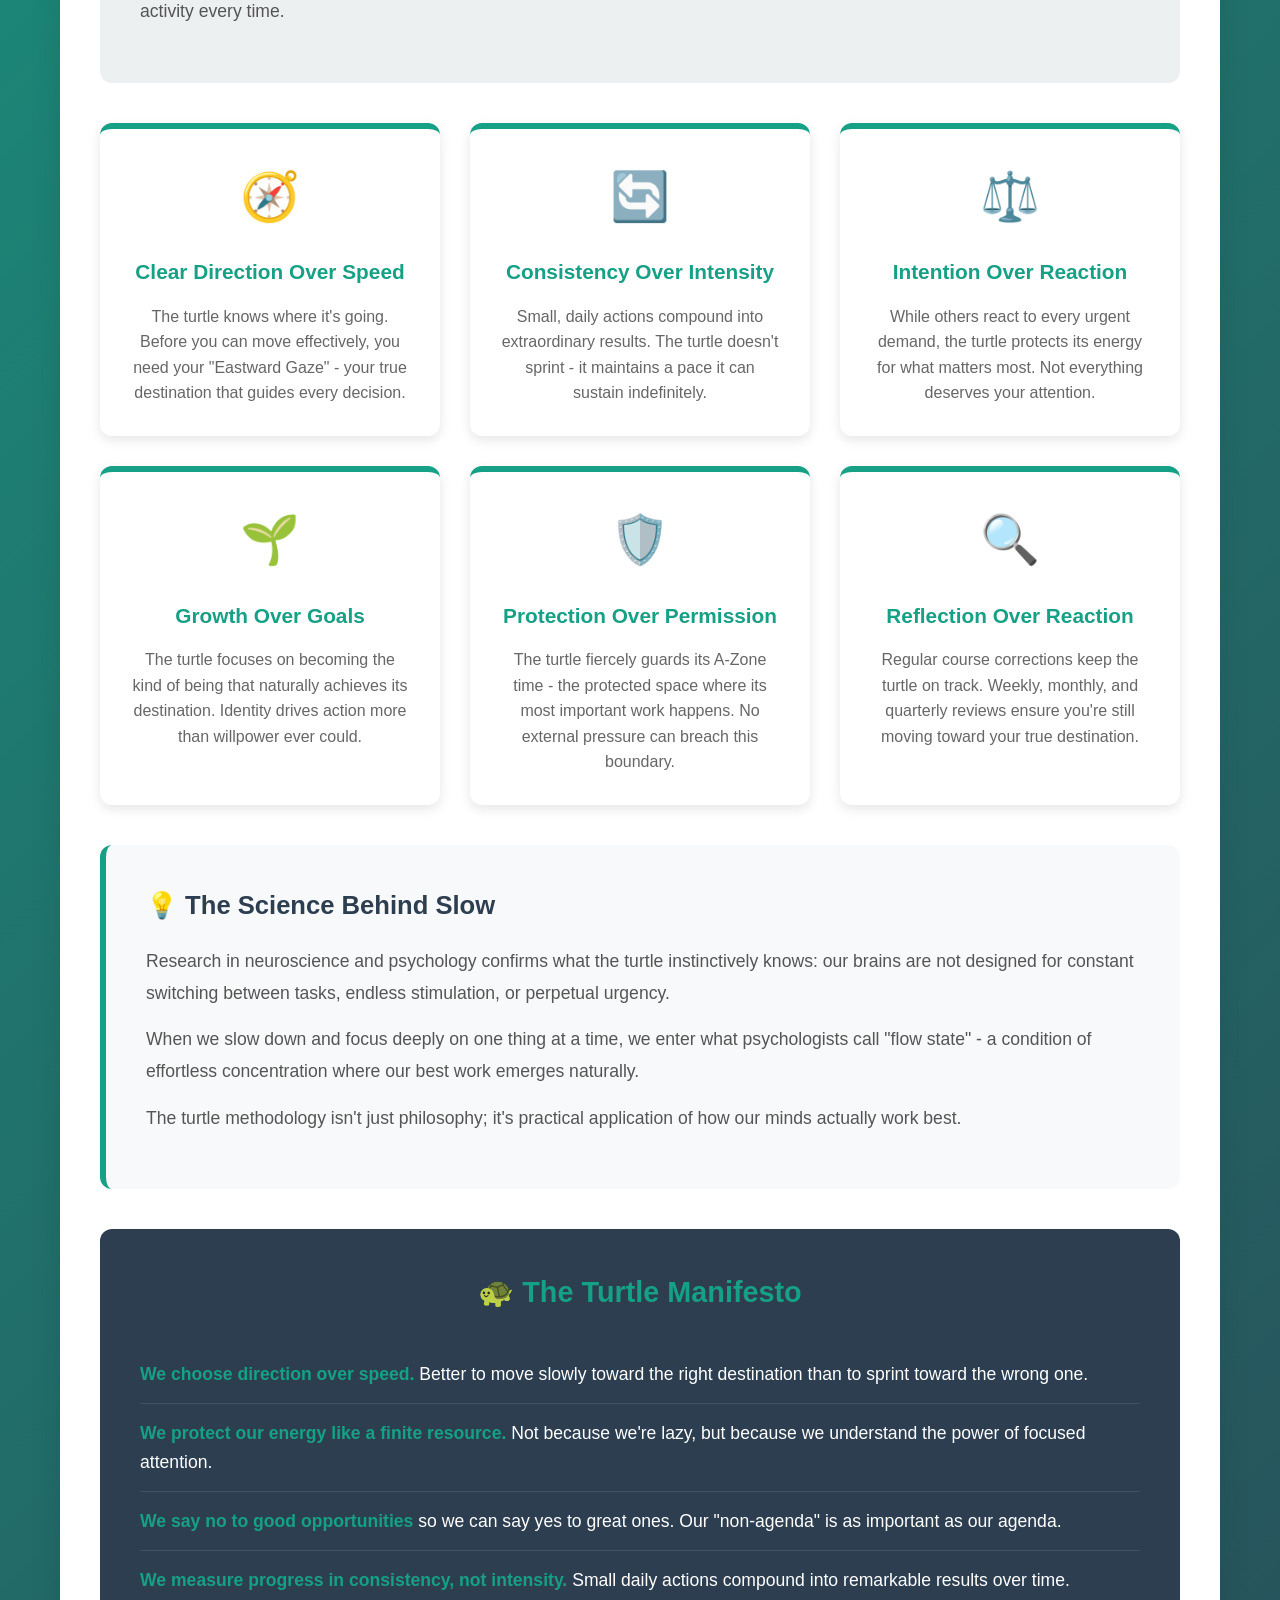
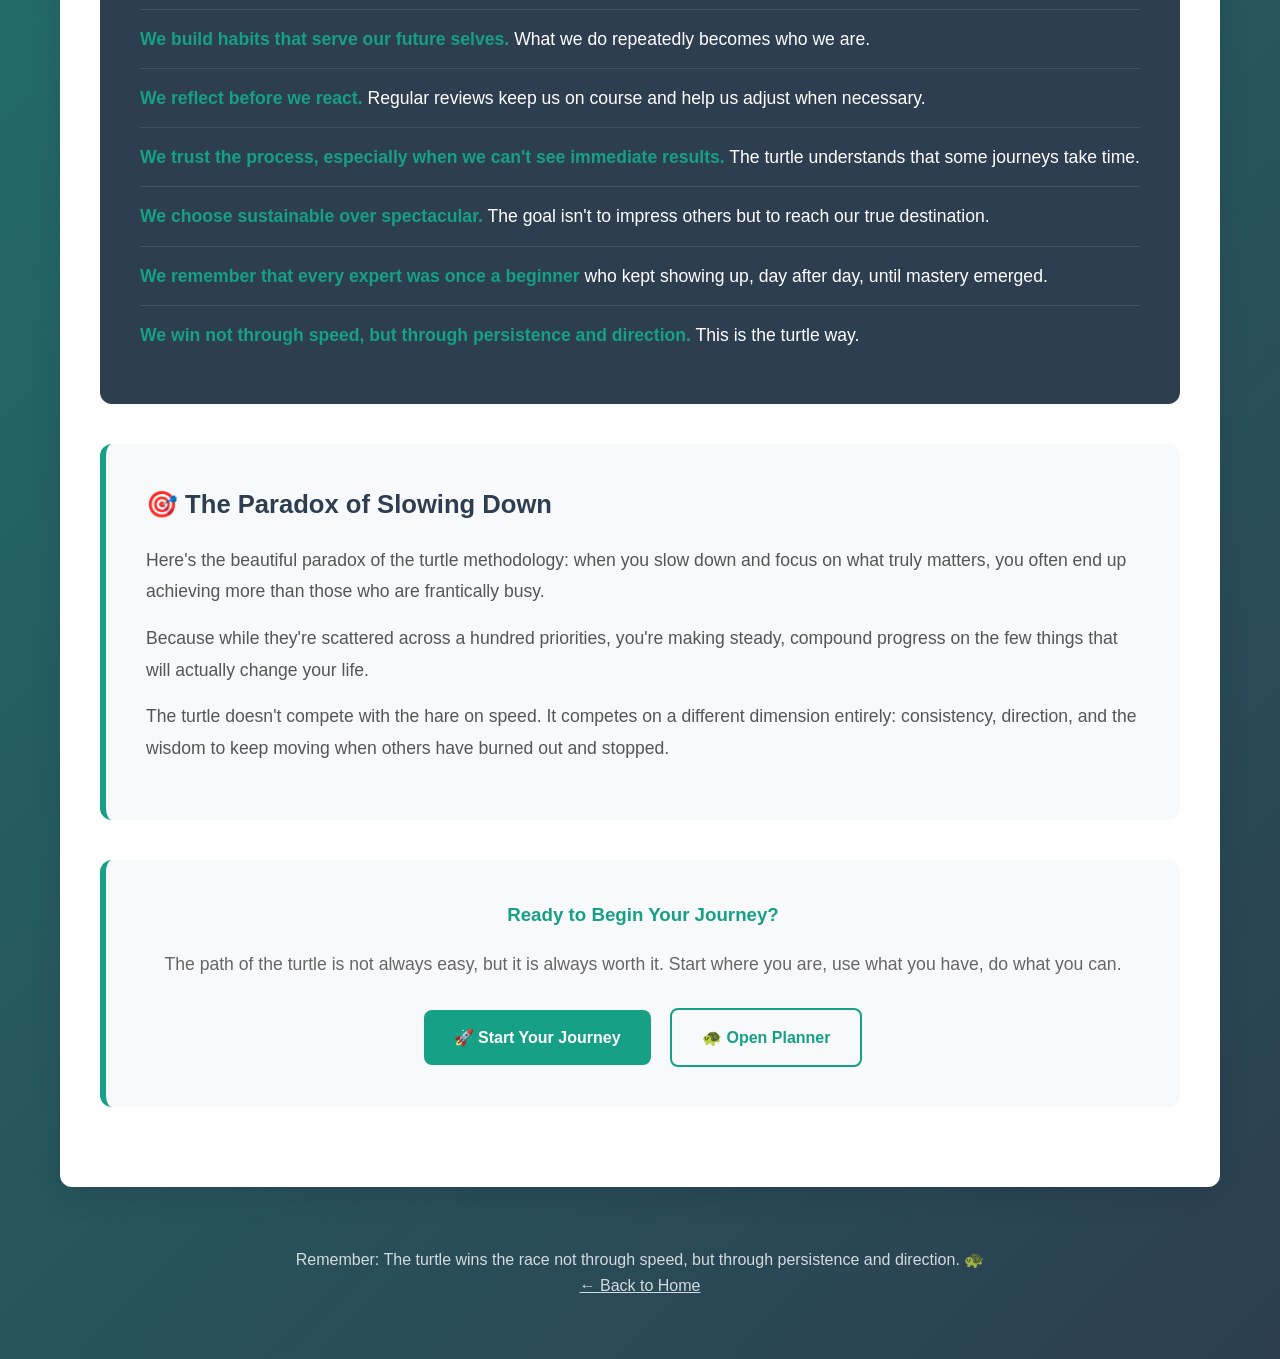
<file: the-talk.html>
<!DOCTYPE html>
<html lang="en">
<head>
    <meta charset="UTF-8">
    <meta name="viewport" content="width=device-width, initial-scale=1.0">
    <title>💬 The Talk - Turtle Practice</title>
    <style>
        * {
            margin: 0;
            padding: 0;
            box-sizing: border-box;
        }

        body {
            font-family: 'Helvetica', Arial, sans-serif;
            line-height: 1.6;
            color: #2c3e50;
            background: linear-gradient(135deg, #16a085 0%, #2c3e50 100%);
            min-height: 100vh;
        }

        .container {
            max-width: 1200px;
            margin: 0 auto;
            padding: 20px;
        }

        .header {
            text-align: center;
            color: white;
            padding: 60px 0;
        }

        .header h1 {
            font-size: 3rem;
            margin-bottom: 20px;
            text-shadow: 2px 2px 4px rgba(0,0,0,0.3);
        }

        .header p {
            font-size: 1.2rem;
            opacity: 0.9;
        }

        .main-content {
            background: white;
            border-radius: 12px;
            box-shadow: 0 8px 32px rgba(0,0,0,0.1);
            padding: 40px;
            margin: 20px 0;
        }

        .nav-bar {
            background: rgba(255,255,255,0.95);
            padding: 20px 0;
            margin-bottom: 40px;
            border-radius: 12px;
            box-shadow: 0 4px 12px rgba(0,0,0,0.1);
        }

        .nav-links {
            display: flex;
            justify-content: center;
            gap: 40px;
            list-style: none;
            margin: 0;
            padding: 0;
        }

        .nav-links a {
            text-decoration: none;
            color: #16a085;
            font-weight: bold;
            font-size: 1.1rem;
            padding: 12px 24px;
            border-radius: 8px;
            transition: all 0.3s ease;
            border: 2px solid transparent;
        }

        .nav-links a:hover {
            background-color: #16a085;
            color: white;
            transform: translateY(-2px);
            box-shadow: 0 4px 12px rgba(22, 160, 133, 0.3);
        }

        .nav-links a.active {
            background-color: #16a085;
            color: white;
        }

        .intro {
            text-align: center;
            margin-bottom: 40px;
        }

        .intro h2 {
            color: #16a085;
            margin-bottom: 20px;
            font-size: 2rem;
        }

        .intro p {
            font-size: 1.1rem;
            color: #555;
            margin-bottom: 15px;
        }

        .philosophy-section {
            margin: 40px 0;
            padding: 40px;
            background: #f8f9fa;
            border-radius: 12px;
            border-left: 6px solid #16a085;
        }

        .philosophy-section h3 {
            color: #2c3e50;
            margin-bottom: 20px;
            font-size: 1.6rem;
        }

        .philosophy-section p {
            color: #555;
            margin-bottom: 15px;
            font-size: 1.1rem;
            line-height: 1.8;
        }

        .quote-box {
            background: linear-gradient(45deg, #16a085, #1abc9c);
            color: white;
            padding: 40px;
            border-radius: 12px;
            margin: 40px 0;
            text-align: center;
            position: relative;
        }

        .quote-box::before {
            content: '"';
            font-size: 4rem;
            position: absolute;
            top: 10px;
            left: 20px;
            opacity: 0.3;
        }

        .quote-box p {
            font-size: 1.3rem;
            font-style: italic;
            margin-bottom: 20px;
            opacity: 0.95;
        }

        .quote-box .author {
            font-size: 0.9rem;
            opacity: 0.8;
        }

        .principles-grid {
            display: grid;
            grid-template-columns: repeat(auto-fit, minmax(300px, 1fr));
            gap: 30px;
            margin: 40px 0;
        }

        .principle-card {
            background: white;
            padding: 30px;
            border-radius: 12px;
            box-shadow: 0 4px 12px rgba(0,0,0,0.1);
            border-top: 6px solid #16a085;
            text-align: center;
        }

        .principle-icon {
            font-size: 3rem;
            margin-bottom: 20px;
        }

        .principle-card h4 {
            color: #16a085;
            margin-bottom: 15px;
            font-size: 1.3rem;
        }

        .principle-card p {
            color: #666;
            line-height: 1.6;
        }

        .story-section {
            background: #ecf0f1;
            padding: 40px;
            border-radius: 12px;
            margin: 40px 0;
        }

        .story-section h3 {
            color: #2c3e50;
            margin-bottom: 20px;
            font-size: 1.6rem;
            text-align: center;
        }

        .story-section p {
            color: #555;
            margin-bottom: 15px;
            font-size: 1.1rem;
            line-height: 1.8;
        }

        .manifesto {
            background: #2c3e50;
            color: white;
            padding: 40px;
            border-radius: 12px;
            margin: 40px 0;
        }

        .manifesto h3 {
            color: #16a085;
            margin-bottom: 30px;
            font-size: 1.8rem;
            text-align: center;
        }

        .manifesto ul {
            list-style: none;
            padding: 0;
        }

        .manifesto li {
            padding: 15px 0;
            border-bottom: 1px solid rgba(255,255,255,0.1);
            font-size: 1.1rem;
            line-height: 1.6;
        }

        .manifesto li:last-child {
            border-bottom: none;
        }

        .manifesto li strong {
            color: #16a085;
        }

        .footer {
            text-align: center;
            padding: 40px;
            color: white;
            opacity: 0.8;
        }

        @media (max-width: 768px) {
            .header h1 { font-size: 2rem; }
            .header p { font-size: 1rem; }
            .main-content { padding: 20px; }
            .principles-grid { grid-template-columns: 1fr; }
            .nav-links { 
                flex-direction: column; 
                gap: 15px; 
                align-items: center; 
            }
            .nav-bar { padding: 15px 0; }
        }
    </style>
</head>
<body>
    <div class="container">
        <header class="header">
            <h1>💬 The Talk</h1>
            <p>The philosophy behind the turtle way of life</p>
        </header>

        <main class="main-content">
            <nav class="nav-bar">
                <ul class="nav-links">
                    <li><a href="start-here.html">🚀 Start Here</a></li>
                    <li><a href="log-on.html">📝 Practice</a></li>
                    <li><a href="the-talk.html" class="active">💬 The Talk</a></li>
                </ul>
            </nav>

            <section class="intro">
                <h2>Why the Turtle Wins</h2>
                <p>In a world obsessed with speed, the turtle methodology offers a radical alternative: slow, steady, and deliberate progress toward what truly matters.</p>
                <p>This isn't just about productivity. It's about living intentionally.</p>
            </section>

            <div class="quote-box">
                <p>The turtle teaches us that the race is not won by the swift, but by those who keep moving forward with purpose and persistence.</p>
                <div class="author">— Turtle Methodology</div>
            </div>

            <section class="philosophy-section">
                <h3>🌊 The Current Problem</h3>
                <p>We live in the age of endless optimization. Every app promises to make you faster, every system claims to boost your productivity, and every guru sells the secret to doing more in less time.</p>
                <p>But here's the truth: Most of us aren't failing because we're not fast enough. We're failing because we're moving in too many directions at once, chasing every opportunity, saying yes to everything, and burning out in the process.</p>
                <p>The turtle methodology asks a different question: What if the secret isn't moving faster, but moving with more intention?</p>
            </section>

            <section class="story-section">
                <h3>🐢 The Wisdom of the Sea Turtle</h3>
                <p>Every year, sea turtles embark on one of nature's most remarkable journeys. They swim thousands of miles across vast oceans to reach their nesting grounds. They don't rush. They don't take shortcuts. They don't multitask.</p>
                <p>They simply keep moving in the right direction, day after day, with unwavering consistency.</p>
                <p>Despite their slow pace, they navigate with remarkable precision, using the earth's magnetic fields and ocean currents to stay on course. They rest when needed, adjust their path when necessary, but never lose sight of their destination.</p>
                <p>This is the turtle way: clear direction, consistent movement, and the wisdom to know that sustainable progress beats frantic activity every time.</p>
            </section>

            <section class="principles-grid">
                <div class="principle-card">
                    <div class="principle-icon">🧭</div>
                    <h4>Clear Direction Over Speed</h4>
                    <p>The turtle knows where it's going. Before you can move effectively, you need your "Eastward Gaze" - your true destination that guides every decision.</p>
                </div>

                <div class="principle-card">
                    <div class="principle-icon">🔄</div>
                    <h4>Consistency Over Intensity</h4>
                    <p>Small, daily actions compound into extraordinary results. The turtle doesn't sprint - it maintains a pace it can sustain indefinitely.</p>
                </div>

                <div class="principle-card">
                    <div class="principle-icon">⚖️</div>
                    <h4>Intention Over Reaction</h4>
                    <p>While others react to every urgent demand, the turtle protects its energy for what matters most. Not everything deserves your attention.</p>
                </div>

                <div class="principle-card">
                    <div class="principle-icon">🌱</div>
                    <h4>Growth Over Goals</h4>
                    <p>The turtle focuses on becoming the kind of being that naturally achieves its destination. Identity drives action more than willpower ever could.</p>
                </div>

                <div class="principle-card">
                    <div class="principle-icon">🛡️</div>
                    <h4>Protection Over Permission</h4>
                    <p>The turtle fiercely guards its A-Zone time - the protected space where its most important work happens. No external pressure can breach this boundary.</p>
                </div>

                <div class="principle-card">
                    <div class="principle-icon">🔍</div>
                    <h4>Reflection Over Reaction</h4>
                    <p>Regular course corrections keep the turtle on track. Weekly, monthly, and quarterly reviews ensure you're still moving toward your true destination.</p>
                </div>
            </section>

            <section class="philosophy-section">
                <h3>💡 The Science Behind Slow</h3>
                <p>Research in neuroscience and psychology confirms what the turtle instinctively knows: our brains are not designed for constant switching between tasks, endless stimulation, or perpetual urgency.</p>
                <p>When we slow down and focus deeply on one thing at a time, we enter what psychologists call "flow state" - a condition of effortless concentration where our best work emerges naturally.</p>
                <p>The turtle methodology isn't just philosophy; it's practical application of how our minds actually work best.</p>
            </section>

            <section class="manifesto">
                <h3>🐢 The Turtle Manifesto</h3>
                <ul>
                    <li><strong>We choose direction over speed.</strong> Better to move slowly toward the right destination than to sprint toward the wrong one.</li>
                    
                    <li><strong>We protect our energy like a finite resource.</strong> Not because we're lazy, but because we understand the power of focused attention.</li>
                    
                    <li><strong>We say no to good opportunities</strong> so we can say yes to great ones. Our "non-agenda" is as important as our agenda.</li>
                    
                    <li><strong>We measure progress in consistency, not intensity.</strong> Small daily actions compound into remarkable results over time.</li>
                    
                    <li><strong>We build habits that serve our future selves.</strong> What we do repeatedly becomes who we are.</li>
                    
                    <li><strong>We reflect before we react.</strong> Regular reviews keep us on course and help us adjust when necessary.</li>
                    
                    <li><strong>We trust the process, especially when we can't see immediate results.</strong> The turtle understands that some journeys take time.</li>
                    
                    <li><strong>We choose sustainable over spectacular.</strong> The goal isn't to impress others but to reach our true destination.</li>
                    
                    <li><strong>We remember that every expert was once a beginner</strong> who kept showing up, day after day, until mastery emerged.</li>
                    
                    <li><strong>We win not through speed, but through persistence and direction.</strong> This is the turtle way.</li>
                </ul>
            </section>

            <section class="philosophy-section">
                <h3>🎯 The Paradox of Slowing Down</h3>
                <p>Here's the beautiful paradox of the turtle methodology: when you slow down and focus on what truly matters, you often end up achieving more than those who are frantically busy.</p>
                <p>Because while they're scattered across a hundred priorities, you're making steady, compound progress on the few things that will actually change your life.</p>
                <p>The turtle doesn't compete with the hare on speed. It competes on a different dimension entirely: consistency, direction, and the wisdom to keep moving when others have burned out and stopped.</p>
            </section>

            <div style="background: #f8f9fa; padding: 40px; border-radius: 12px; border-left: 6px solid #16a085; margin: 40px 0; text-align: center;">
                <h3 style="color: #16a085; margin-bottom: 20px;">Ready to Begin Your Journey?</h3>
                <p style="color: #666; margin-bottom: 30px; font-size: 1.1rem;">The path of the turtle is not always easy, but it is always worth it. Start where you are, use what you have, do what you can.</p>
                <a href="start-here.html" style="display: inline-block; padding: 15px 30px; background: #16a085; color: white; text-decoration: none; border-radius: 8px; font-weight: bold; margin-right: 15px;">🚀 Start Your Journey</a>
                <a href="turtle-planner.html" style="display: inline-block; padding: 15px 30px; background: transparent; color: #16a085; text-decoration: none; border-radius: 8px; font-weight: bold; border: 2px solid #16a085;">🐢 Open Planner</a>
            </div>
        </main>

        <footer class="footer">
            <p>Remember: The turtle wins the race not through speed, but through persistence and direction. 🐢</p>
            <p><a href="index.html" style="color: white;">← Back to Home</a></p>
        </footer>
    </div>
</body>
</html>
</file>
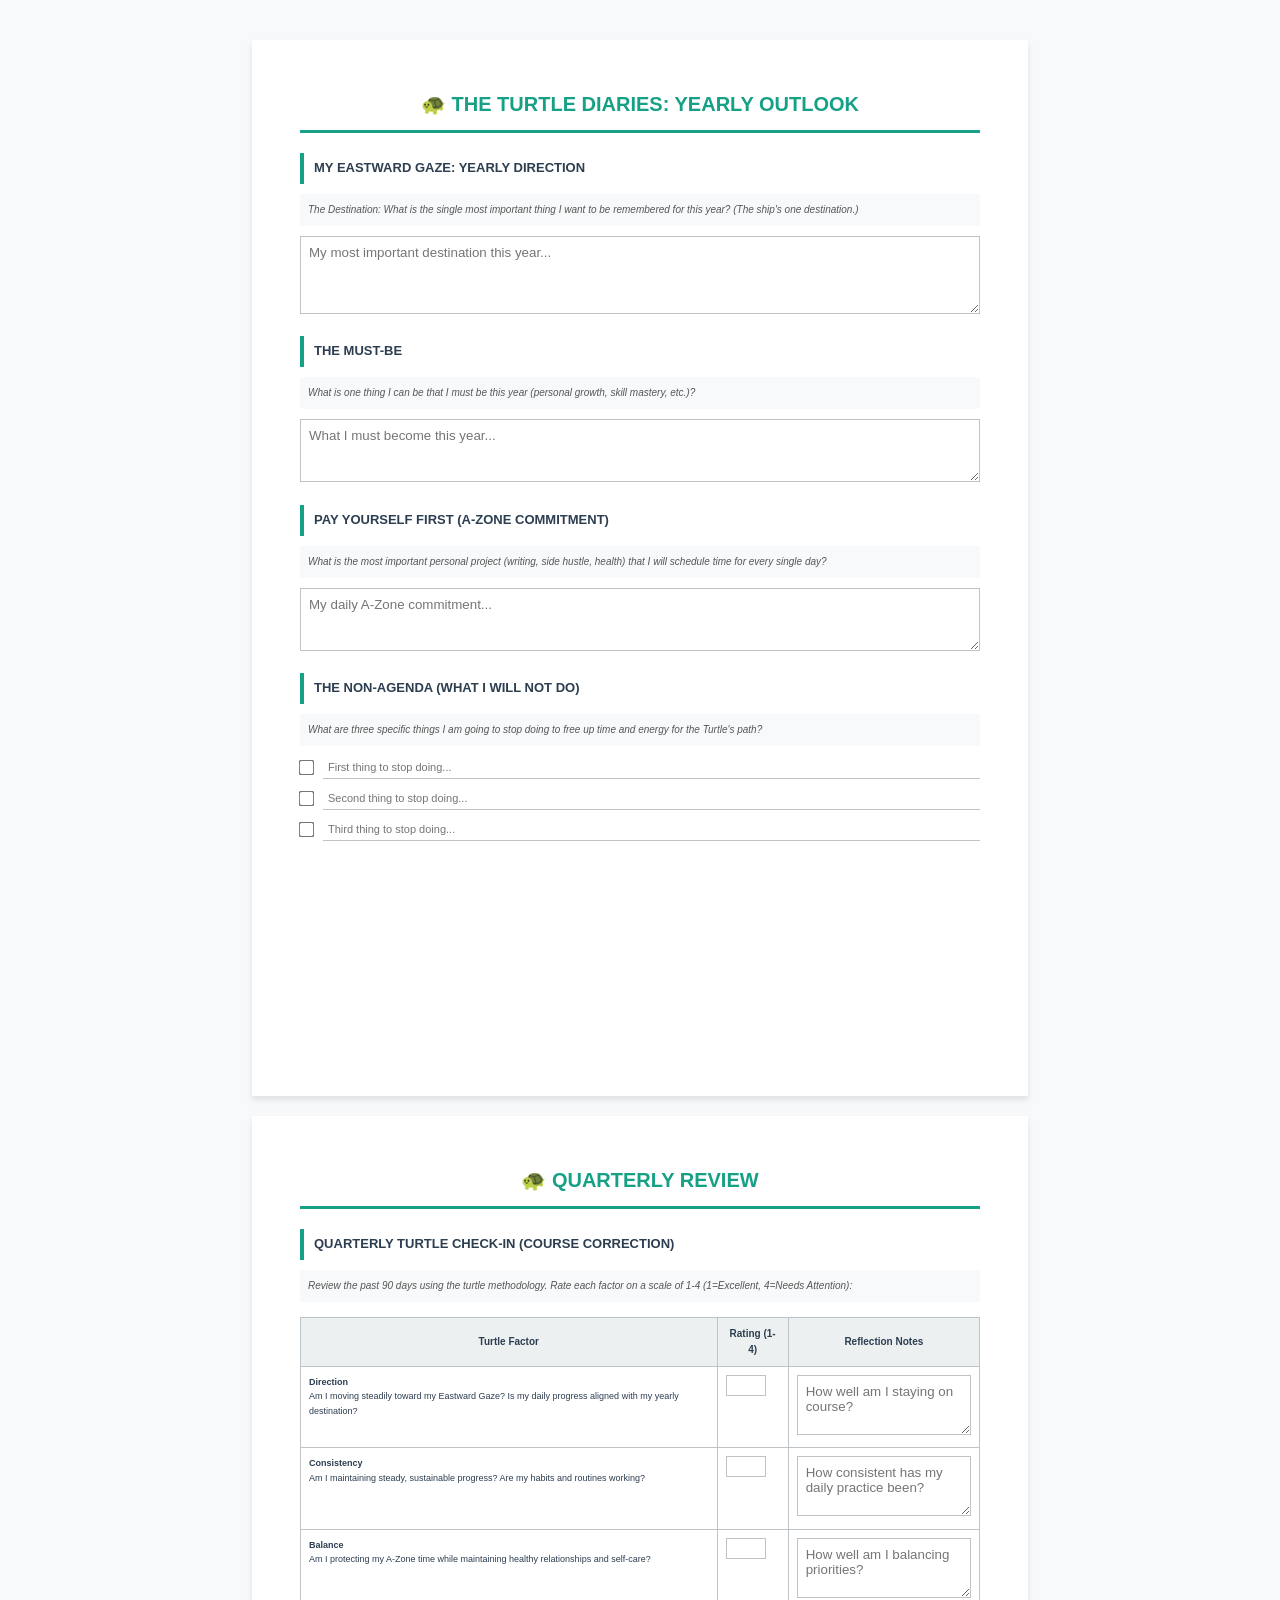
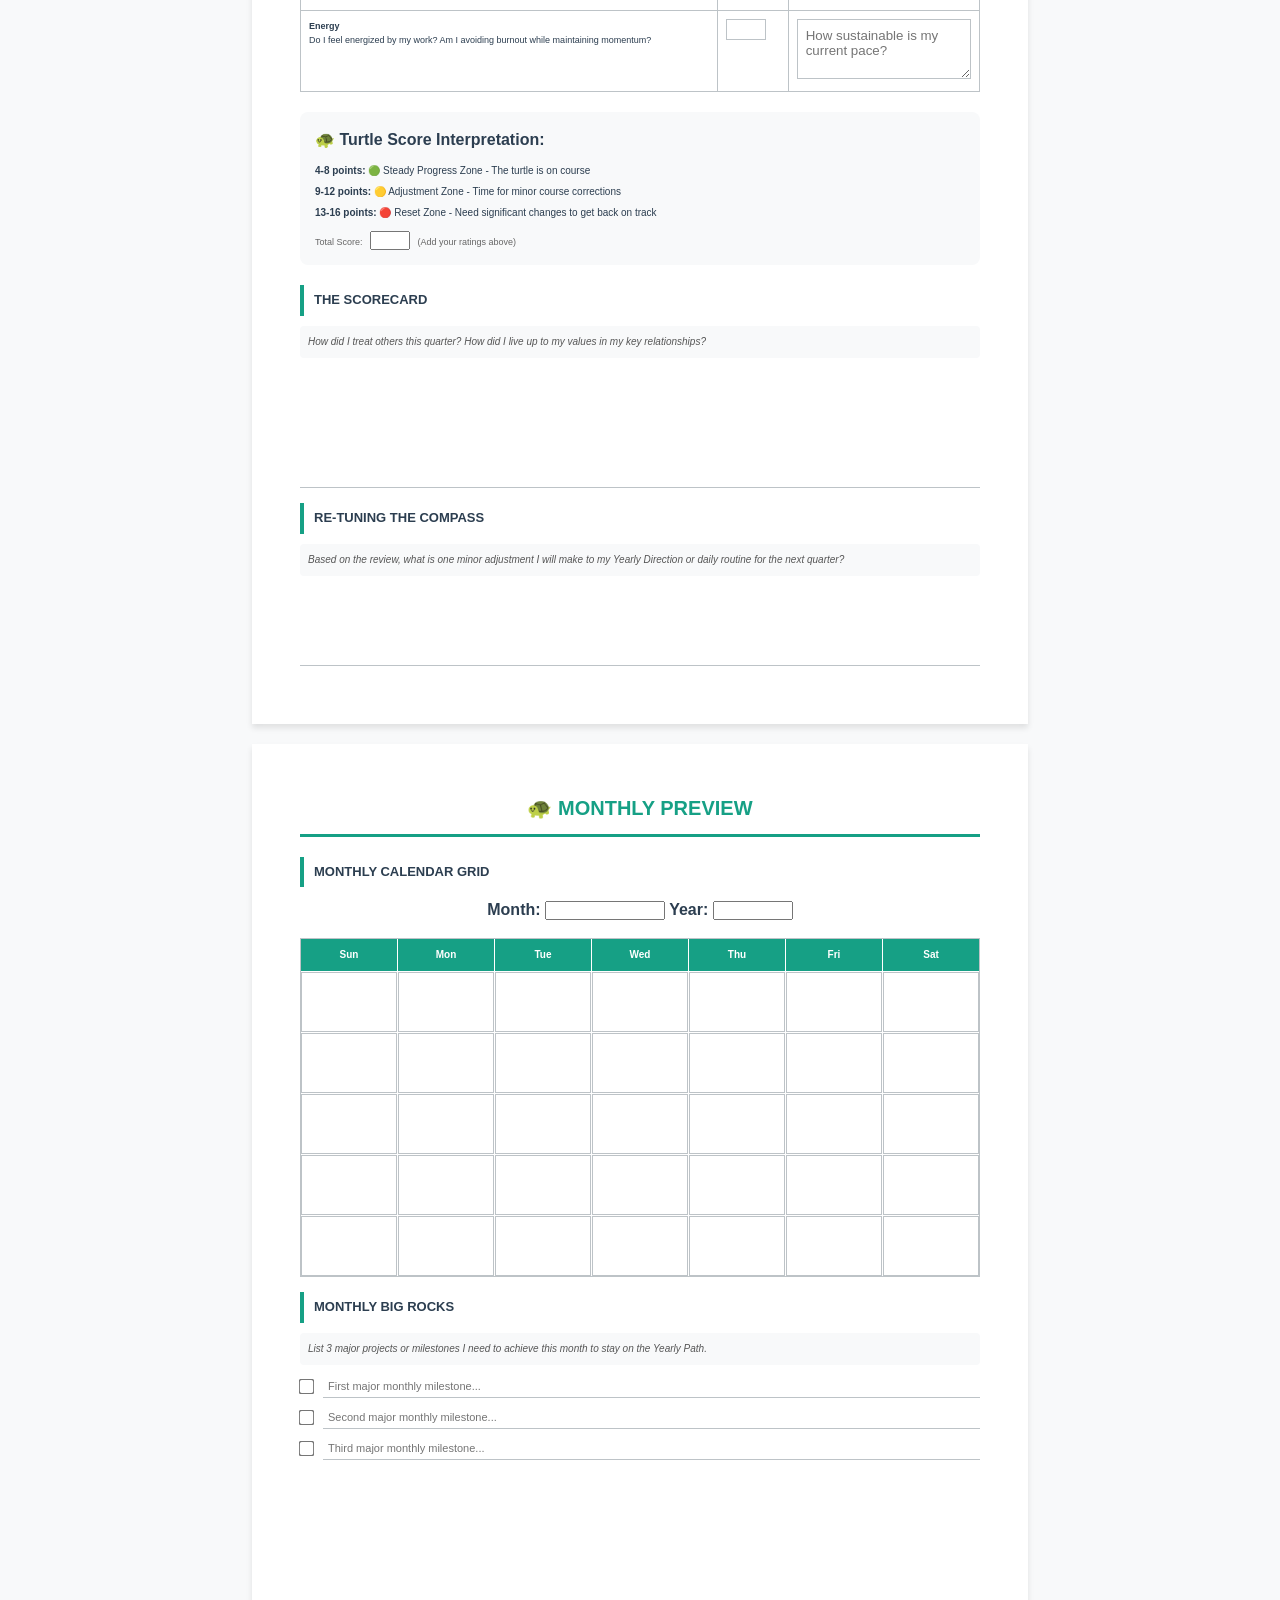
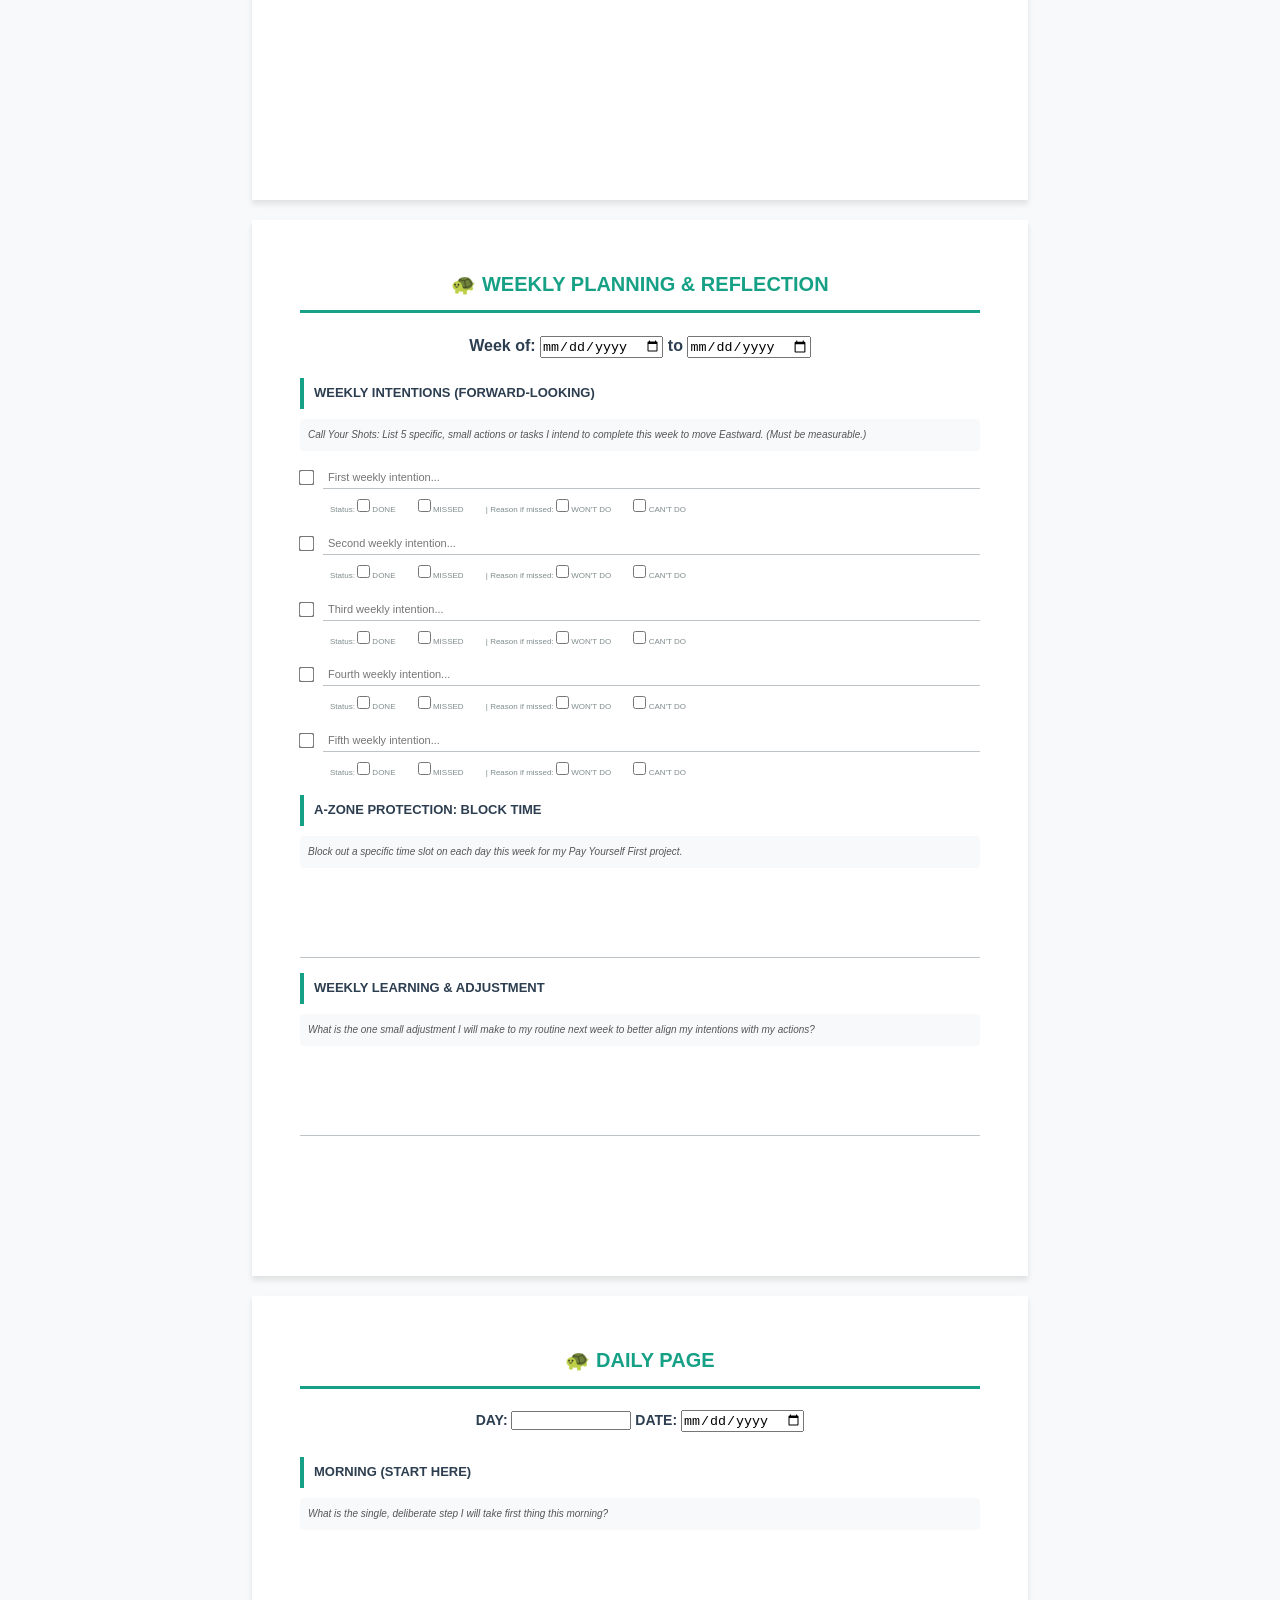
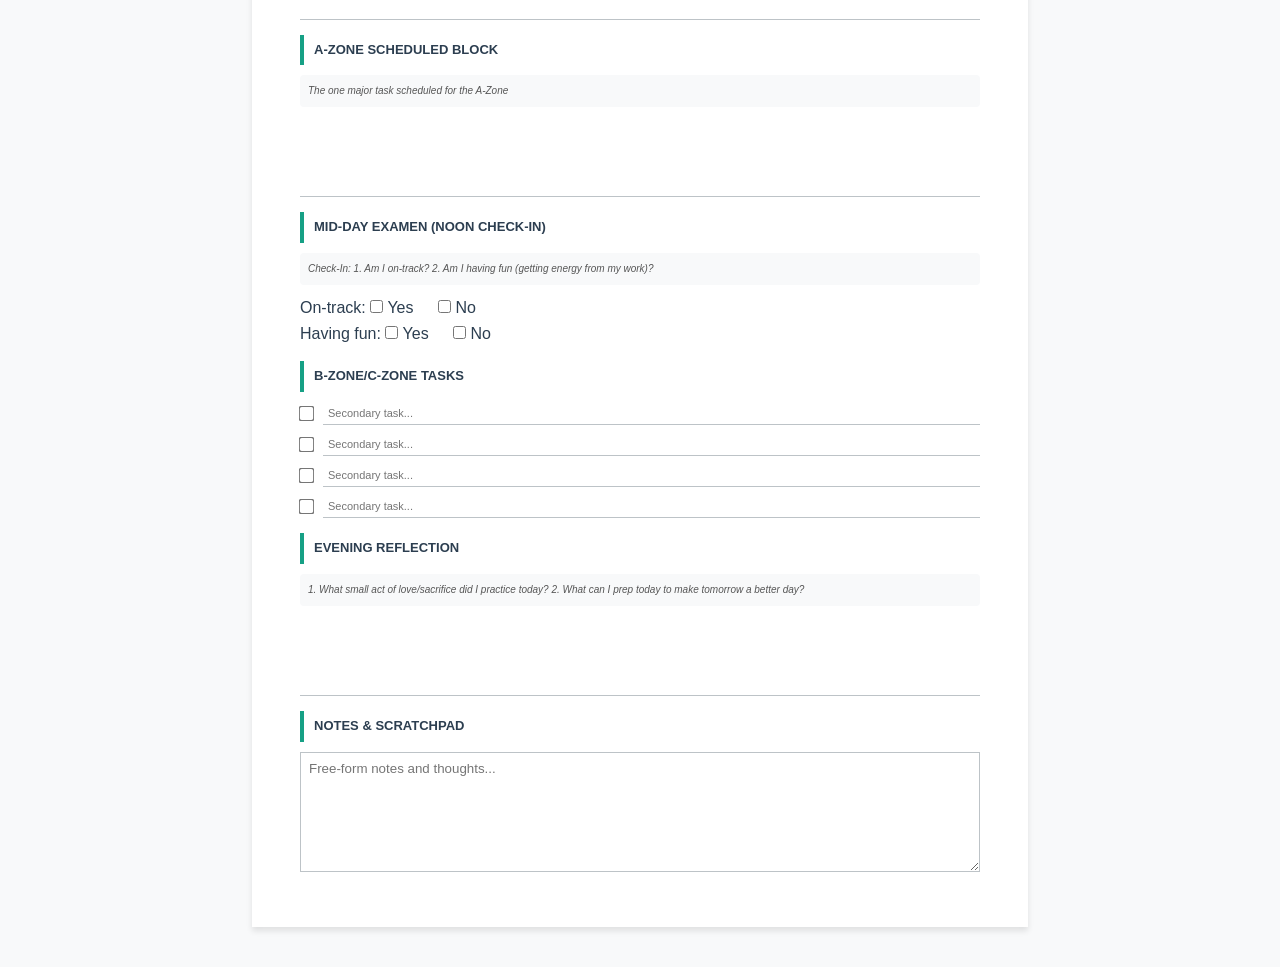
<file: turtle-planner.html>
<!DOCTYPE html>
<html lang="en">
<head>
    <meta charset="UTF-8">
    <meta name="viewport" content="width=device-width, initial-scale=1.0">
    <title>🐢 Turtle Practice Planner</title>
    <style>
        * {
            margin: 0;
            padding: 0;
            box-sizing: border-box;
        }

        body {
            font-family: 'Helvetica', Arial, sans-serif;
            line-height: 1.6;
            color: #2c3e50;
            background-color: #f8f9fa;
        }

        .container {
            max-width: 8.5in;
            margin: 0 auto;
            padding: 20px;
        }

        .page {
            background: white;
            margin: 20px 0;
            padding: 0.5in;
            box-shadow: 0 4px 6px rgba(0,0,0,0.1);
            page-break-after: always;
            min-height: 11in;
        }

        .page-title {
            font-size: 20px;
            color: #16a085;
            text-align: center;
            font-weight: bold;
            margin-bottom: 20px;
            padding-bottom: 10px;
            border-bottom: 3px solid #16a085;
        }

        .section-title {
            font-size: 13px;
            color: #2c3e50;
            font-weight: bold;
            margin: 15px 0 10px 0;
            padding-left: 10px;
            border-left: 4px solid #16a085;
            padding-top: 5px;
            padding-bottom: 5px;
        }

        .prompt {
            font-size: 10px;
            color: #555555;
            font-style: italic;
            background-color: #f8f9fa;
            padding: 8px;
            margin-bottom: 10px;
            border-radius: 4px;
        }

        .writing-space {
            border-bottom: 1px solid #bdc3c7;
            margin: 10px 0;
            min-height: 40px;
            padding: 5px 0;
        }

        .large-writing-space {
            min-height: 120px;
        }

        .medium-writing-space {
            min-height: 80px;
        }

        .checklist-item {
            display: flex;
            align-items: center;
            margin: 8px 0;
        }

        .checklist-item input[type="checkbox"] {
            margin-right: 10px;
            transform: scale(1.2);
        }

        .checklist-item input[type="text"] {
            flex: 1;
            border: none;
            border-bottom: 1px solid #bdc3c7;
            padding: 5px;
            font-size: 11px;
        }

        .calendar-grid {
            display: grid;
            grid-template-columns: repeat(7, 1fr);
            gap: 1px;
            margin: 15px 0;
            border: 1px solid #bdc3c7;
        }

        .calendar-header {
            background-color: #16a085;
            color: white;
            padding: 8px;
            text-align: center;
            font-weight: bold;
            font-size: 10px;
        }

        .calendar-cell {
            border: 1px solid #bdc3c7;
            height: 60px;
            padding: 2px;
        }

        .dice-table {
            width: 100%;
            border-collapse: collapse;
            margin: 15px 0;
        }

        .dice-table th {
            background-color: #ecf0f1;
            padding: 8px;
            border: 1px solid #bdc3c7;
            font-size: 10px;
            font-weight: bold;
        }

        .dice-table td {
            border: 1px solid #bdc3c7;
            padding: 8px;
            font-size: 9px;
            height: 40px;
            vertical-align: top;
        }

        .rating-input {
            width: 40px;
            text-align: center;
            border: 1px solid #bdc3c7;
            padding: 2px;
        }

        .month-year-input {
            text-align: center;
            font-weight: bold;
            margin-bottom: 15px;
        }

        .week-input {
            text-align: center;
            font-weight: bold;
            margin-bottom: 20px;
        }

        .day-date-input {
            text-align: center;
            font-weight: bold;
            font-size: 14px;
            margin-bottom: 25px;
        }

        .checkbox-group {
            margin: 10px 0;
        }

        .inline-checkbox {
            margin-right: 20px;
        }

        input[type="text"], textarea {
            font-family: inherit;
        }

        textarea {
            width: 100%;
            border: 1px solid #bdc3c7;
            padding: 8px;
            resize: vertical;
            min-height: 60px;
        }

        @media print {
            body { background: white; }
            .container { max-width: none; margin: 0; padding: 0; }
            .page { box-shadow: none; margin: 0; page-break-after: always; }
        }
    </style>
</head>
<body>
    <div class="container">
        <!-- PAGE 1: YEARLY OUTLOOK -->
        <div class="page">
            <div class="page-title">🐢 THE TURTLE DIARIES: YEARLY OUTLOOK</div>
            
            <div class="section-title">MY EASTWARD GAZE: YEARLY DIRECTION</div>
            <div class="prompt">
                The Destination: What is the single most important thing I want to be remembered for this year? (The ship's one destination.)
            </div>
            <textarea rows="4" style="width: 100%; border: 1px solid #bdc3c7; padding: 8px; resize: vertical; font-family: inherit;" placeholder="My most important destination this year..."></textarea>
            
            <div class="section-title">THE MUST-BE</div>
            <div class="prompt">
                What is one thing I can be that I must be this year (personal growth, skill mastery, etc.)?
            </div>
            <textarea rows="3" style="width: 100%; border: 1px solid #bdc3c7; padding: 8px; resize: vertical; font-family: inherit;" placeholder="What I must become this year..."></textarea>
            
            <div class="section-title">PAY YOURSELF FIRST (A-ZONE COMMITMENT)</div>
            <div class="prompt">
                What is the most important personal project (writing, side hustle, health) that I will schedule time for every single day?
            </div>
            <textarea rows="3" style="width: 100%; border: 1px solid #bdc3c7; padding: 8px; resize: vertical; font-family: inherit;" placeholder="My daily A-Zone commitment..."></textarea>
            
            <div class="section-title">THE NON-AGENDA (WHAT I WILL NOT DO)</div>
            <div class="prompt">
                What are three specific things I am going to stop doing to free up time and energy for the Turtle's path?
            </div>
            
            <div class="checklist-item">
                <input type="checkbox">
                <input type="text" placeholder="First thing to stop doing...">
            </div>
            <div class="checklist-item">
                <input type="checkbox">
                <input type="text" placeholder="Second thing to stop doing...">
            </div>
            <div class="checklist-item">
                <input type="checkbox">
                <input type="text" placeholder="Third thing to stop doing...">
            </div>
        </div>

        <!-- PAGE 2: QUARTERLY REVIEW -->
        <div class="page">
            <div class="page-title">🐢 QUARTERLY REVIEW</div>
            
            <div class="section-title">QUARTERLY TURTLE CHECK-IN (COURSE CORRECTION)</div>
            <div class="prompt">
                Review the past 90 days using the turtle methodology. Rate each factor on a scale of 1-4 (1=Excellent, 4=Needs Attention):
            </div>
            
            <table class="dice-table">
                <thead>
                    <tr>
                        <th>Turtle Factor</th>
                        <th>Rating (1-4)</th>
                        <th>Reflection Notes</th>
                    </tr>
                </thead>
                <tbody>
                    <tr>
                        <td><strong>Direction</strong><br>Am I moving steadily toward my Eastward Gaze? Is my daily progress aligned with my yearly destination?</td>
                        <td><input type="number" class="rating-input" min="1" max="4"></td>
                        <td><textarea rows="2" placeholder="How well am I staying on course?"></textarea></td>
                    </tr>
                    <tr>
                        <td><strong>Consistency</strong><br>Am I maintaining steady, sustainable progress? Are my habits and routines working?</td>
                        <td><input type="number" class="rating-input" min="1" max="4"></td>
                        <td><textarea rows="2" placeholder="How consistent has my daily practice been?"></textarea></td>
                    </tr>
                    <tr>
                        <td><strong>Balance</strong><br>Am I protecting my A-Zone time while maintaining healthy relationships and self-care?</td>
                        <td><input type="number" class="rating-input" min="1" max="4"></td>
                        <td><textarea rows="2" placeholder="How well am I balancing priorities?"></textarea></td>
                    </tr>
                    <tr>
                        <td><strong>Energy</strong><br>Do I feel energized by my work? Am I avoiding burnout while maintaining momentum?</td>
                        <td><input type="number" class="rating-input" min="1" max="4"></td>
                        <td><textarea rows="2" placeholder="How sustainable is my current pace?"></textarea></td>
                    </tr>
                </tbody>
            </table>
            
            <div style="margin: 20px 0; padding: 15px; background-color: #f8f9fa; border-radius: 8px;">
                <p style="font-weight: bold; margin-bottom: 10px;">🐢 Turtle Score Interpretation:</p>
                <p style="font-size: 10px; margin: 5px 0;"><strong>4-8 points:</strong> 🟢 Steady Progress Zone - The turtle is on course</p>
                <p style="font-size: 10px; margin: 5px 0;"><strong>9-12 points:</strong> 🟡 Adjustment Zone - Time for minor course corrections</p>
                <p style="font-size: 10px; margin: 5px 0;"><strong>13-16 points:</strong> 🔴 Reset Zone - Need significant changes to get back on track</p>
                <p style="font-size: 9px; color: #666; margin-top: 10px;">Total Score: <input type="number" style="width: 40px; margin: 0 5px;" readonly> (Add your ratings above)</p>
            </div>
            
            <div class="section-title">THE SCORECARD</div>
            <div class="prompt">
                How did I treat others this quarter? How did I live up to my values in my key relationships?
            </div>
            <div class="writing-space large-writing-space"></div>
            
            <div class="section-title">RE-TUNING THE COMPASS</div>
            <div class="prompt">
                Based on the review, what is one minor adjustment I will make to my Yearly Direction or daily routine for the next quarter?
            </div>
            <div class="writing-space medium-writing-space"></div>
        </div>

        <!-- PAGE 3: MONTHLY PREVIEW -->
        <div class="page">
            <div class="page-title">🐢 MONTHLY PREVIEW</div>
            
            <div class="section-title">MONTHLY CALENDAR GRID</div>
            <div class="month-year-input">
                Month: <input type="text" style="width: 120px;"> Year: <input type="text" style="width: 80px;">
            </div>
            
            <div class="calendar-grid">
                <div class="calendar-header">Sun</div>
                <div class="calendar-header">Mon</div>
                <div class="calendar-header">Tue</div>
                <div class="calendar-header">Wed</div>
                <div class="calendar-header">Thu</div>
                <div class="calendar-header">Fri</div>
                <div class="calendar-header">Sat</div>
                
                <!-- 35 calendar cells for 5 weeks -->
                <div class="calendar-cell"></div><div class="calendar-cell"></div><div class="calendar-cell"></div><div class="calendar-cell"></div><div class="calendar-cell"></div><div class="calendar-cell"></div><div class="calendar-cell"></div>
                <div class="calendar-cell"></div><div class="calendar-cell"></div><div class="calendar-cell"></div><div class="calendar-cell"></div><div class="calendar-cell"></div><div class="calendar-cell"></div><div class="calendar-cell"></div>
                <div class="calendar-cell"></div><div class="calendar-cell"></div><div class="calendar-cell"></div><div class="calendar-cell"></div><div class="calendar-cell"></div><div class="calendar-cell"></div><div class="calendar-cell"></div>
                <div class="calendar-cell"></div><div class="calendar-cell"></div><div class="calendar-cell"></div><div class="calendar-cell"></div><div class="calendar-cell"></div><div class="calendar-cell"></div><div class="calendar-cell"></div>
                <div class="calendar-cell"></div><div class="calendar-cell"></div><div class="calendar-cell"></div><div class="calendar-cell"></div><div class="calendar-cell"></div><div class="calendar-cell"></div><div class="calendar-cell"></div>
            </div>
            
            <div class="section-title">MONTHLY BIG ROCKS</div>
            <div class="prompt">
                List 3 major projects or milestones I need to achieve this month to stay on the Yearly Path.
            </div>
            
            <div class="checklist-item">
                <input type="checkbox">
                <input type="text" placeholder="First major monthly milestone...">
            </div>
            <div class="checklist-item">
                <input type="checkbox">
                <input type="text" placeholder="Second major monthly milestone...">
            </div>
            <div class="checklist-item">
                <input type="checkbox">
                <input type="text" placeholder="Third major monthly milestone...">
            </div>
        </div>

        <!-- PAGE 4: WEEKLY PLANNING & REFLECTION -->
        <div class="page">
            <div class="page-title">🐢 WEEKLY PLANNING & REFLECTION</div>
            <div class="week-input">
                Week of: <input type="date"> to <input type="date">
            </div>
            
            <div class="section-title">WEEKLY INTENTIONS (FORWARD-LOOKING)</div>
            <div class="prompt">
                Call Your Shots: List 5 specific, small actions or tasks I intend to complete this week to move Eastward. (Must be measurable.)
            </div>
            
            <div style="margin: 15px 0;">
                <div class="checklist-item">
                    <input type="checkbox">
                    <input type="text" placeholder="First weekly intention...">
                </div>
                <div class="checkbox-group" style="margin-left: 30px; font-size: 8px; color: #7f8c8d;">
                    Status: <label class="inline-checkbox"><input type="checkbox"> DONE</label>
                    <label class="inline-checkbox"><input type="checkbox"> MISSED</label>
                    | Reason if missed: <label class="inline-checkbox"><input type="checkbox"> WON'T DO</label>
                    <label class="inline-checkbox"><input type="checkbox"> CAN'T DO</label>
                </div>
            </div>
            
            <div style="margin: 15px 0;">
                <div class="checklist-item">
                    <input type="checkbox">
                    <input type="text" placeholder="Second weekly intention...">
                </div>
                <div class="checkbox-group" style="margin-left: 30px; font-size: 8px; color: #7f8c8d;">
                    Status: <label class="inline-checkbox"><input type="checkbox"> DONE</label>
                    <label class="inline-checkbox"><input type="checkbox"> MISSED</label>
                    | Reason if missed: <label class="inline-checkbox"><input type="checkbox"> WON'T DO</label>
                    <label class="inline-checkbox"><input type="checkbox"> CAN'T DO</label>
                </div>
            </div>
            
            <div style="margin: 15px 0;">
                <div class="checklist-item">
                    <input type="checkbox">
                    <input type="text" placeholder="Third weekly intention...">
                </div>
                <div class="checkbox-group" style="margin-left: 30px; font-size: 8px; color: #7f8c8d;">
                    Status: <label class="inline-checkbox"><input type="checkbox"> DONE</label>
                    <label class="inline-checkbox"><input type="checkbox"> MISSED</label>
                    | Reason if missed: <label class="inline-checkbox"><input type="checkbox"> WON'T DO</label>
                    <label class="inline-checkbox"><input type="checkbox"> CAN'T DO</label>
                </div>
            </div>
            
            <div style="margin: 15px 0;">
                <div class="checklist-item">
                    <input type="checkbox">
                    <input type="text" placeholder="Fourth weekly intention...">
                </div>
                <div class="checkbox-group" style="margin-left: 30px; font-size: 8px; color: #7f8c8d;">
                    Status: <label class="inline-checkbox"><input type="checkbox"> DONE</label>
                    <label class="inline-checkbox"><input type="checkbox"> MISSED</label>
                    | Reason if missed: <label class="inline-checkbox"><input type="checkbox"> WON'T DO</label>
                    <label class="inline-checkbox"><input type="checkbox"> CAN'T DO</label>
                </div>
            </div>
            
            <div style="margin: 15px 0;">
                <div class="checklist-item">
                    <input type="checkbox">
                    <input type="text" placeholder="Fifth weekly intention...">
                </div>
                <div class="checkbox-group" style="margin-left: 30px; font-size: 8px; color: #7f8c8d;">
                    Status: <label class="inline-checkbox"><input type="checkbox"> DONE</label>
                    <label class="inline-checkbox"><input type="checkbox"> MISSED</label>
                    | Reason if missed: <label class="inline-checkbox"><input type="checkbox"> WON'T DO</label>
                    <label class="inline-checkbox"><input type="checkbox"> CAN'T DO</label>
                </div>
            </div>
            
            <div class="section-title">A-ZONE PROTECTION: BLOCK TIME</div>
            <div class="prompt">
                Block out a specific time slot on each day this week for my Pay Yourself First project.
            </div>
            <div class="writing-space medium-writing-space"></div>
            
            <div class="section-title">WEEKLY LEARNING & ADJUSTMENT</div>
            <div class="prompt">
                What is the one small adjustment I will make to my routine next week to better align my intentions with my actions?
            </div>
            <div class="writing-space medium-writing-space"></div>
        </div>

        <!-- PAGE 5: DAILY PAGE -->
        <div class="page">
            <div class="page-title">🐢 DAILY PAGE</div>
            <div class="day-date-input">
                DAY: <input type="text" style="width: 120px;"> DATE: <input type="date">
            </div>
            
            <div class="section-title">MORNING (START HERE)</div>
            <div class="prompt">
                What is the single, deliberate step I will take first thing this morning?
            </div>
            <div class="writing-space medium-writing-space"></div>
            
            <div class="section-title">A-ZONE SCHEDULED BLOCK</div>
            <div class="prompt">
                The one major task scheduled for the A-Zone
            </div>
            <div class="writing-space medium-writing-space"></div>
            
            <div class="section-title">MID-DAY EXAMEN (NOON CHECK-IN)</div>
            <div class="prompt">
                Check-In: 1. Am I on-track? 2. Am I having fun (getting energy from my work)?
            </div>
            <div class="checkbox-group">
                On-track: <label class="inline-checkbox"><input type="checkbox"> Yes</label>
                <label class="inline-checkbox"><input type="checkbox"> No</label><br>
                Having fun: <label class="inline-checkbox"><input type="checkbox"> Yes</label>
                <label class="inline-checkbox"><input type="checkbox"> No</label>
            </div>
            
            <div class="section-title">B-ZONE/C-ZONE TASKS</div>
            <div class="checklist-item">
                <input type="checkbox">
                <input type="text" placeholder="Secondary task...">
            </div>
            <div class="checklist-item">
                <input type="checkbox">
                <input type="text" placeholder="Secondary task...">
            </div>
            <div class="checklist-item">
                <input type="checkbox">
                <input type="text" placeholder="Secondary task...">
            </div>
            <div class="checklist-item">
                <input type="checkbox">
                <input type="text" placeholder="Secondary task...">
            </div>
            
            <div class="section-title">EVENING REFLECTION</div>
            <div class="prompt">
                1. What small act of love/sacrifice did I practice today? 2. What can I prep today to make tomorrow a better day?
            </div>
            <div class="writing-space medium-writing-space"></div>
            
            <div class="section-title">NOTES & SCRATCHPAD</div>
            <textarea style="min-height: 120px;" placeholder="Free-form notes and thoughts..."></textarea>
        </div>
    </div>
</body>
</html>
</file>
